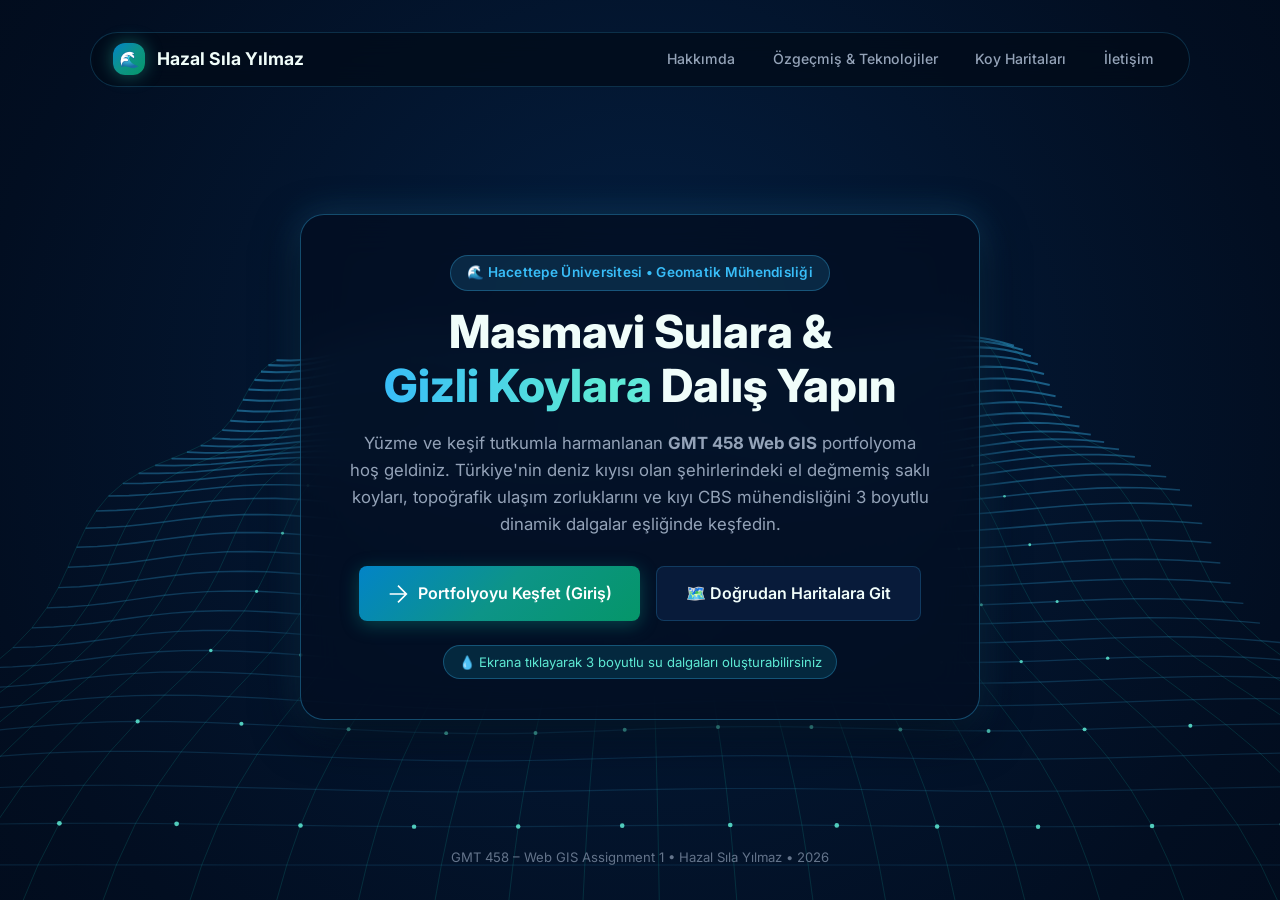
<file: index.html>
<!DOCTYPE html>
<html lang="tr">
<head>
  <meta charset="UTF-8">
  <meta name="viewport" content="width=device-width, initial-scale=1.0">
  <title>Hazal Sıla Yılmaz | 3D Kıyı Web GIS & Gizli Koylar Portfolyosu</title>
  <meta name="description" content="Hazal Sıla Yılmaz - Hacettepe Üniversitesi Geomatik Mühendisliği. 3 Boyutlu interaktif dalga simülasyonu, kıyı CBS ve Türkiye'nin gizli koyları web haritacılığı.">
  
  <!-- Google Fonts -->
  <link rel="preconnect" href="https://fonts.googleapis.com">
  <link rel="preconnect" href="https://fonts.gstatic.com" crossorigin>
  <link href="https://fonts.googleapis.com/css2?family=Fira+Code:wght@400;600&family=Inter:wght@300;400;500;600;700;800&display=swap" rel="stylesheet">
  
  <link rel="stylesheet" href="css/style.css">

  <style>
    /* Fullscreen 3D Ocean Waves Landing Layout */
    html, body {
      width: 100%;
      height: 100%;
      overflow: hidden;
      margin: 0;
      padding: 0;
      background: #010610;
    }

    #ocean3dCanvas {
      position: absolute;
      top: 0;
      left: 0;
      width: 100%;
      height: 100%;
      z-index: 1;
      display: block;
      cursor: crosshair;
    }

    .ocean-landing-overlay {
      position: relative;
      z-index: 10;
      width: 100%;
      height: 100%;
      display: flex;
      flex-direction: column;
      justify-content: space-between;
      align-items: center;
      padding: 2rem 1.5rem;
      pointer-events: none;
    }

    .ocean-landing-card {
      pointer-events: auto;
      background: rgba(3, 14, 32, 0.78);
      backdrop-filter: blur(20px);
      -webkit-backdrop-filter: blur(20px);
      border: 1px solid rgba(56, 189, 248, 0.35);
      border-radius: 24px;
      padding: 2.5rem 3rem;
      text-align: center;
      max-width: 680px;
      box-shadow: 0 15px 45px rgba(1, 6, 16, 0.8), 0 0 35px rgba(56, 189, 248, 0.25);
      animation: fadeInUp 1s ease-out;
    }

    .ripple-hint {
      display: inline-flex;
      align-items: center;
      gap: 0.5rem;
      font-size: 0.82rem;
      color: var(--sea-foam);
      background: rgba(14, 116, 144, 0.25);
      border: 1px solid rgba(56, 189, 248, 0.3);
      padding: 0.35rem 0.9rem;
      border-radius: 9999px;
      margin-top: 1.5rem;
      animation: pulseGlow 3s infinite;
    }

    @media (max-width: 768px) {
      .ocean-landing-card {
        padding: 2rem 1.5rem;
      }
      .hero-title {
        font-size: 2rem;
      }
    }
  </style>
</head>
<body>

  <!-- 3D Interactive Ocean Wave Canvas -->
  <canvas id="ocean3dCanvas"></canvas>

  <!-- Overlay Interface -->
  <div class="ocean-landing-overlay">
    <!-- Top Nav Pill -->
    <header style="pointer-events: auto; width: 100%; max-width: 1100px;">
      <div style="display: flex; justify-content: space-between; align-items: center; background: rgba(2, 11, 24, 0.75); backdrop-filter: blur(12px); border: 1px solid var(--border-ocean); border-radius: 50px; padding: 0.6rem 1.4rem;">
        <a href="index.html" class="site-logo" style="font-size: 1.1rem;">
          <div class="logo-icon" style="width: 32px; height: 32px; font-size: 1rem;">🌊</div>
          <span>Hazal Sıla Yılmaz</span>
        </a>

        <nav>
          <ul style="display: flex; list-style: none; gap: 0.75rem; margin: 0; padding: 0; align-items: center;">
            <li><a href="about.html" class="nav-link" style="padding: 0.35rem 0.8rem; font-size: 0.88rem;">Hakkımda</a></li>
            <li><a href="technologies.html" class="nav-link" style="padding: 0.35rem 0.8rem; font-size: 0.88rem;">Özgeçmiş & Teknolojiler</a></li>
            <li><a href="projects.html" class="nav-link" style="padding: 0.35rem 0.8rem; font-size: 0.88rem;">Koy Haritaları</a></li>
            <li><a href="contact.html" class="nav-link" style="padding: 0.35rem 0.8rem; font-size: 0.88rem;">İletişim</a></li>
          </ul>
        </nav>
      </div>
    </header>

    <!-- Center Hero Glass Card -->
    <main class="ocean-landing-card animate-marine-glow">
      <div style="margin-bottom: 0.85rem;">
        <span class="badge badge-cyan" style="font-size: 0.85rem; padding: 0.4rem 1rem;">
          🌊 Hacettepe Üniversitesi • Geomatik Mühendisliği
        </span>
      </div>

      <h1 class="hero-title" style="margin-bottom: 1rem;">
        Masmavi Sulara & <span class="gradient-text">Gizli Koylara</span> Dalış Yapın
      </h1>

      <p style="color: var(--text-secondary); font-size: 1.05rem; line-height: 1.6; margin-bottom: 1.8rem;">
        Yüzme ve keşif tutkumla harmanlanan <strong>GMT 458 Web GIS</strong> portfolyoma hoş geldiniz. 
        Türkiye'nin deniz kıyısı olan şehirlerindeki el değmemiş saklı koyları, topoğrafik ulaşım zorluklarını ve 
        kıyı CBS mühendisliğini 3 boyutlu dinamik dalgalar eşliğinde keşfedin.
      </p>

      <div style="display: flex; justify-content: center; gap: 1rem; flex-wrap: wrap;">
        <a href="about.html" class="btn btn-primary" style="font-size: 1rem; padding: 0.85rem 1.8rem;">
          <svg width="20" height="20" viewBox="0 0 24 24" fill="none" stroke="currentColor" stroke-width="2">
            <path d="M2 12h20M12 2l10 10-10 10"></path>
          </svg>
          Portfolyoyu Keşfet (Giriş)
        </a>
        <a href="projects.html" class="btn btn-secondary" style="font-size: 1rem; padding: 0.85rem 1.8rem;">
          🗺️ Doğrudan Haritalara Git
        </a>
      </div>

      <div class="ripple-hint">
        <span>💧 Ekrana tıklayarak 3 boyutlu su dalgaları oluşturabilirsiniz</span>
      </div>
    </main>

    <!-- Bottom Indicator -->
    <footer style="color: var(--text-muted); font-size: 0.82rem; text-align: center;">
      GMT 458 – Web GIS Assignment 1 • Hazal Sıla Yılmaz • 2026
    </footer>
  </div>

  <script src="js/ocean-waves-3d.js"></script>
</body>
</html>
</file>
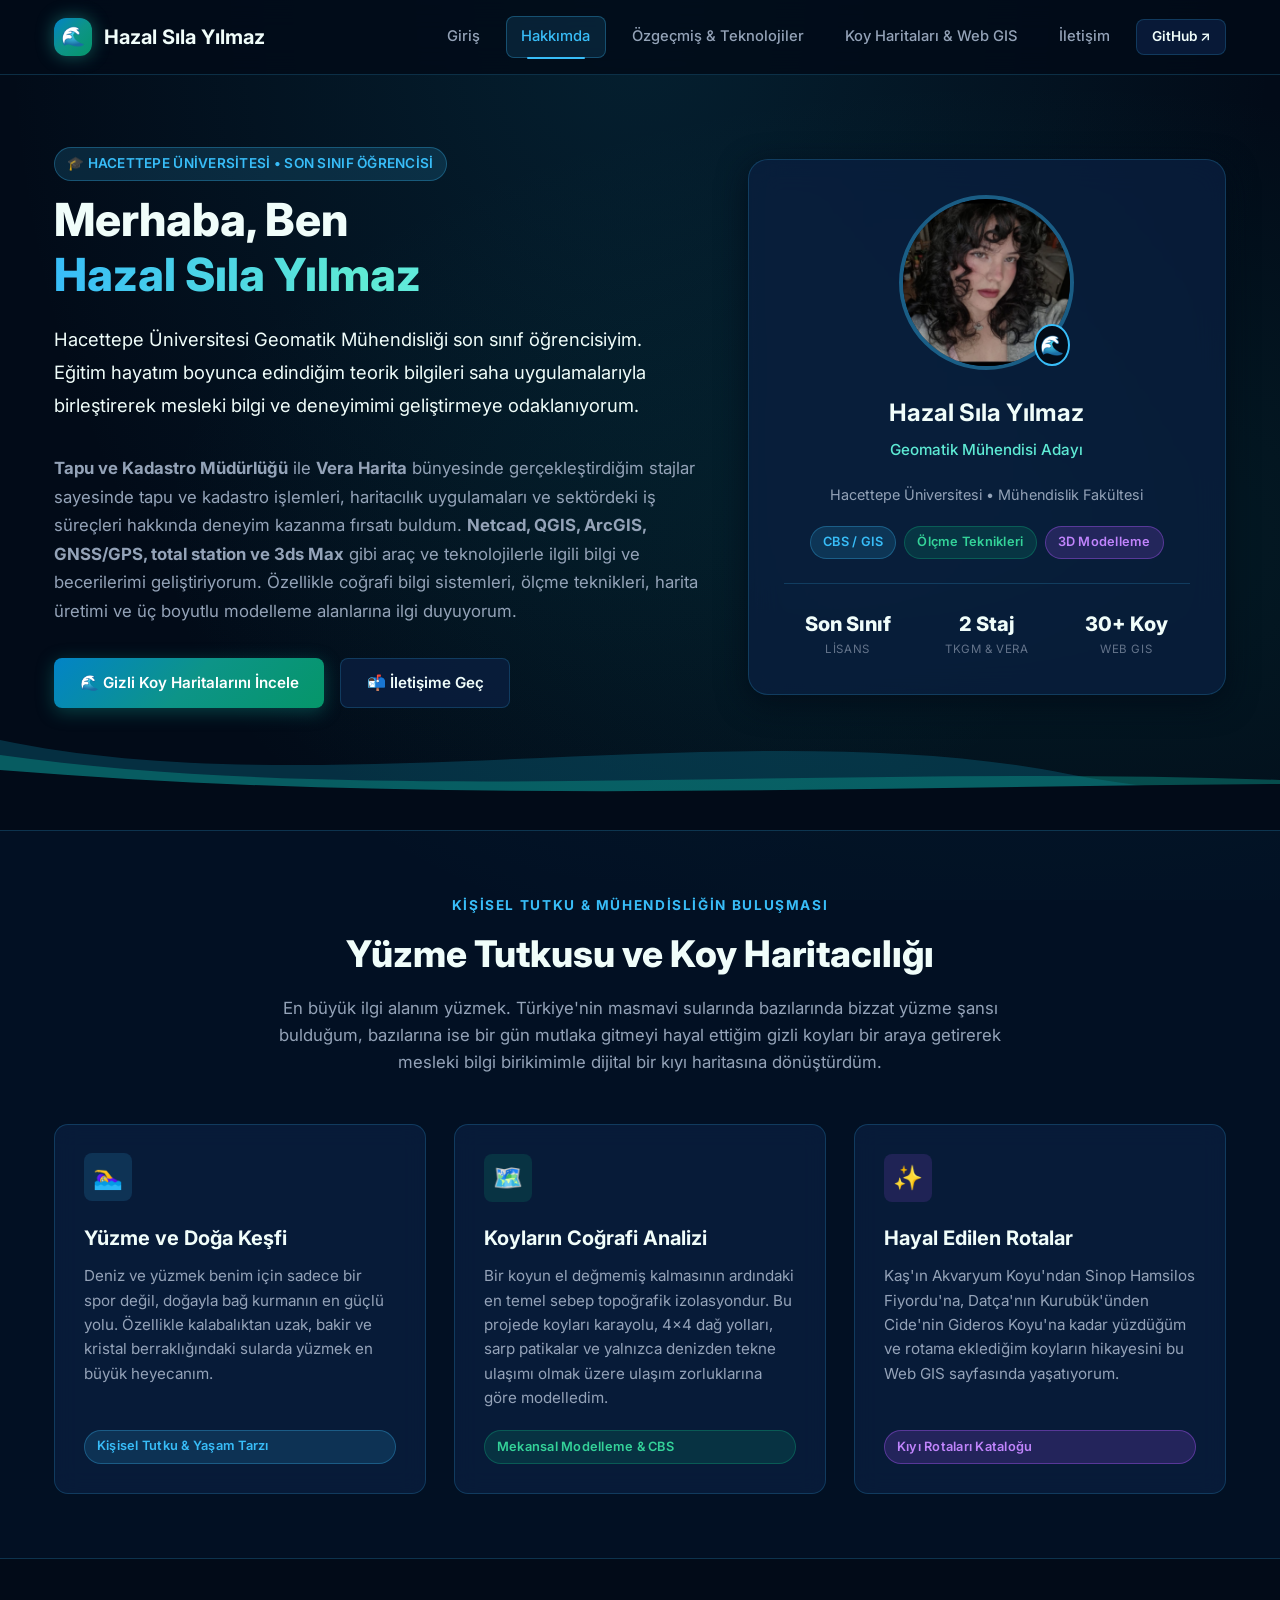
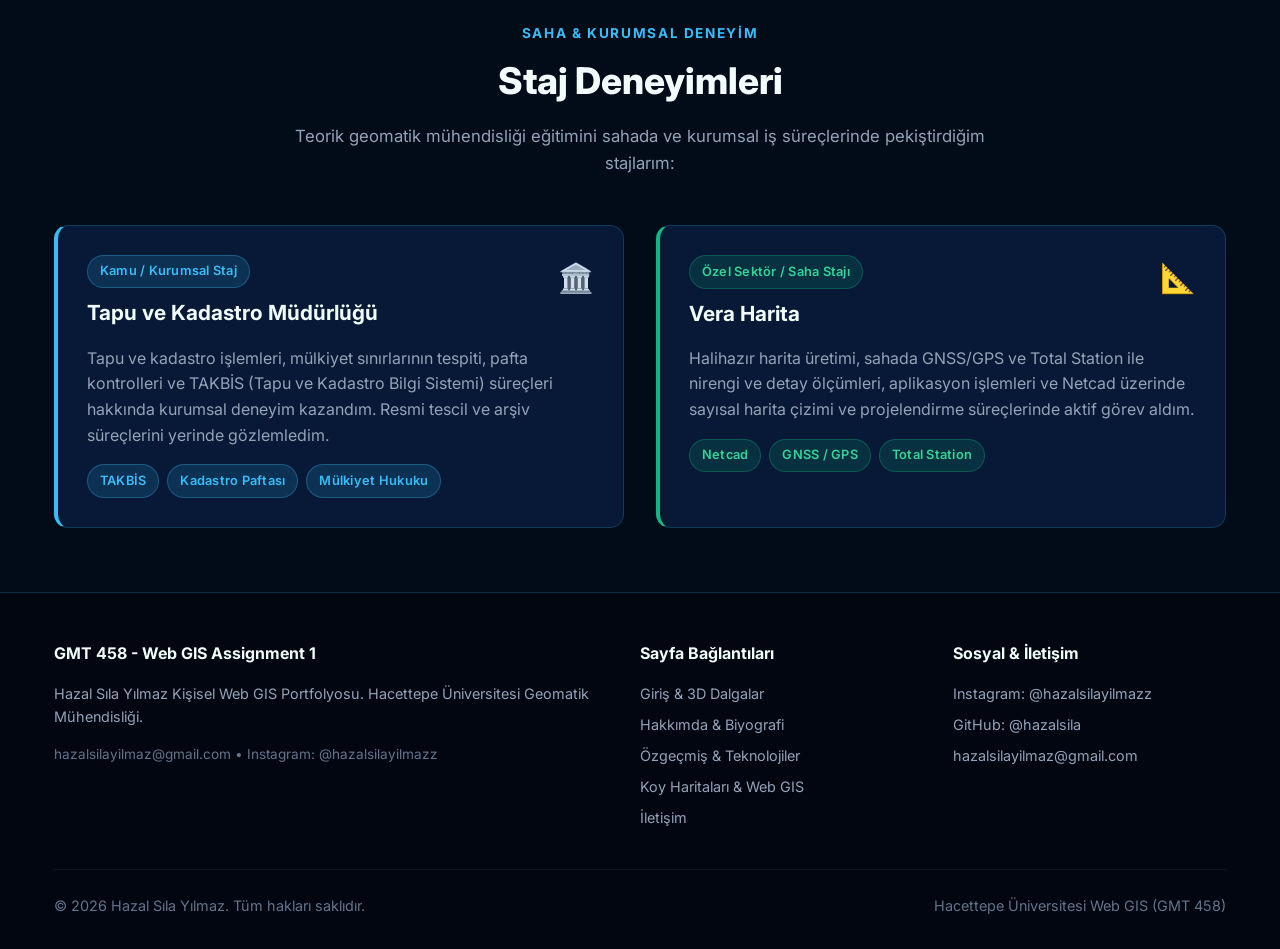
<file: about.html>
<!DOCTYPE html>
<html lang="tr">
<head>
  <meta charset="UTF-8">
  <meta name="viewport" content="width=device-width, initial-scale=1.0">
  <title>Hakkımda | Hazal Sıla Yılmaz - Geomatik Mühendisliği</title>
  <meta name="description" content="Hazal Sıla Yılmaz - Hacettepe Üniversitesi Geomatik Mühendisliği son sınıf öğrencisi. Biyografi, staj deneyimleri, yüzme tutkusu ve haritacılık çalışmaları.">
  
  <!-- Google Fonts & Stylesheet -->
  <link rel="preconnect" href="https://fonts.googleapis.com">
  <link rel="preconnect" href="https://fonts.gstatic.com" crossorigin>
  <link href="https://fonts.googleapis.com/css2?family=Fira+Code:wght@400;600&family=Inter:wght@300;400;500;600;700;800&display=swap" rel="stylesheet">
  <link rel="stylesheet" href="css/style.css">
</head>
<body>

  <!-- Site Header & Navigation -->
  <header class="site-header">
    <div class="nav-container">
      <a href="index.html" class="site-logo">
        <div class="logo-icon">🌊</div>
        <span>Hazal Sıla Yılmaz</span>
      </a>

      <button class="nav-toggle-btn" aria-label="Menüyü Aç/Kapat">
        <svg width="24" height="24" viewBox="0 0 24 24" fill="none" stroke="currentColor" stroke-width="2">
          <line x1="3" y1="12" x2="21" y2="12"></line>
          <line x1="3" y1="6" x2="21" y2="6"></line>
          <line x1="3" y1="18" x2="21" y2="18"></line>
        </svg>
      </button>

      <ul class="nav-menu">
        <li><a href="index.html" class="nav-link">Giriş</a></li>
        <li><a href="about.html" class="nav-link active">Hakkımda</a></li>
        <li><a href="technologies.html" class="nav-link">Özgeçmiş & Teknolojiler</a></li>
        <li><a href="projects.html" class="nav-link">Koy Haritaları & Web GIS</a></li>
        <li><a href="contact.html" class="nav-link">İletişim</a></li>
        <li><a href="https://github.com/hazalsila" target="_blank" rel="noopener" class="btn btn-secondary" style="padding: 0.4rem 0.9rem; font-size: 0.85rem;">GitHub ↗</a></li>
      </ul>
    </div>
  </header>

  <!-- Main Content -->
  <main>
    <!-- Hero / Profile Section with User Photo -->
    <section class="hero-section">
      <div class="container hero-grid">
        <div class="hero-content">
          <div class="hero-subtitle">
            <span class="badge badge-cyan" style="font-size: 0.85rem;">
              🎓 Hacettepe Üniversitesi • Son Sınıf Öğrencisi
            </span>
          </div>

          <h1 class="hero-title">
            Merhaba, Ben <span class="gradient-text">Hazal Sıla Yılmaz</span>
          </h1>

          <p class="hero-description" style="font-size: 1.15rem; color: #f0fdfa; line-height: 1.8;">
            Hacettepe Üniversitesi Geomatik Mühendisliği son sınıf öğrencisiyim. Eğitim hayatım boyunca edindiğim teorik bilgileri 
            saha uygulamalarıyla birleştirerek mesleki bilgi ve deneyimimi geliştirmeye odaklanıyorum.
          </p>

          <p style="color: var(--text-secondary); font-size: 1.05rem; line-height: 1.7; margin-bottom: 2rem;">
            <strong>Tapu ve Kadastro Müdürlüğü</strong> ile <strong>Vera Harita</strong> bünyesinde gerçekleştirdiğim stajlar sayesinde 
            tapu ve kadastro işlemleri, haritacılık uygulamaları ve sektördeki iş süreçleri hakkında deneyim kazanma fırsatı buldum. 
            <strong>Netcad, QGIS, ArcGIS, GNSS/GPS, total station ve 3ds Max</strong> gibi araç ve teknolojilerle ilgili bilgi ve 
            becerilerimi geliştiriyorum. Özellikle coğrafi bilgi sistemleri, ölçme teknikleri, harita üretimi ve üç boyutlu modelleme 
            alanlarına ilgi duyuyorum.
          </p>

          <div class="hero-actions">
            <a href="projects.html" class="btn btn-primary">
              🌊 Gizli Koy Haritalarını İncele
            </a>
            <a href="contact.html" class="btn btn-secondary">
              📬 İletişime Geç
            </a>
          </div>
        </div>

        <!-- Real Profile Card with Hazal's Photo -->
        <div class="profile-card animate-marine-glow">
          <div class="profile-avatar-wrapper animate-float" style="width: 175px; height: 175px;">
            <img src="images/hazal.jpg" alt="Hazal Sıla Yılmaz" class="profile-avatar" style="object-position: center top;">
            <div class="avatar-badge" style="background: var(--bg-deep-ocean); border: 2px solid var(--sea-cyan);">🌊</div>
          </div>
          <h2 class="profile-name">Hazal Sıla Yılmaz</h2>
          <div class="profile-role">Geomatik Mühendisi Adayı</div>
          <p style="font-size: 0.9rem; color: var(--text-secondary); margin-bottom: 1.25rem;">
            Hacettepe Üniversitesi • Mühendislik Fakültesi
          </p>

          <div style="display: flex; justify-content: center; gap: 0.5rem; flex-wrap: wrap; margin-bottom: 1.5rem;">
            <span class="badge badge-cyan">CBS / GIS</span>
            <span class="badge badge-emerald">Ölçme Teknikleri</span>
            <span class="badge badge-boat">3D Modelleme</span>
          </div>

          <div class="profile-stats-grid">
            <div class="stat-item">
              <div class="stat-value">Son Sınıf</div>
              <div class="stat-label">Lisans</div>
            </div>
            <div class="stat-item">
              <div class="stat-value">2 Staj</div>
              <div class="stat-label">TKGM & Vera</div>
            </div>
            <div class="stat-item">
              <div class="stat-value">30+ Koy</div>
              <div class="stat-label">Web GIS</div>
            </div>
          </div>
        </div>
      </div>
    </section>

    <!-- Dalga Animasyonu Bölümü -->
    <div class="wave-container" aria-hidden="true">
      <svg class="wave-svg wave-1" viewBox="0 0 1200 120" preserveAspectRatio="none">
        <path d="M0,0 C150,90 350,-40 500,45 C650,130 900,10 1200,50 L1200,120 L0,120 Z"></path>
      </svg>
      <svg class="wave-svg wave-2" viewBox="0 0 1200 120" preserveAspectRatio="none">
        <path d="M0,20 C200,100 450,10 700,70 C950,130 1100,30 1200,60 L1200,120 L0,120 Z"></path>
      </svg>
      <svg class="wave-svg wave-3" viewBox="0 0 1200 120" preserveAspectRatio="none">
        <path d="M0,40 C300,110 600,20 900,80 C1050,110 1150,50 1200,70 L1200,120 L0,120 Z"></path>
      </svg>
    </div>

    <!-- Tutku: Yüzme & Gizli Koy Keşfi Bölümü -->
    <section class="section section-alt">
      <div class="container">
        <div class="section-header">
          <div class="section-kicker">Kişisel Tutku & Mühendisliğin Buluşması</div>
          <h2 class="section-title">Yüzme Tutkusu ve Koy Haritacılığı</h2>
          <p class="section-desc">
            En büyük ilgi alanım yüzmek. Türkiye'nin masmavi sularında bazılarında bizzat yüzme şansı bulduğum, 
            bazılarına ise bir gün mutlaka gitmeyi hayal ettiğim gizli koyları bir araya getirerek 
            mesleki bilgi birikimimle dijital bir kıyı haritasına dönüştürdüm.
          </p>
        </div>

        <div class="cards-grid">
          <!-- Kart 1 -->
          <div class="card">
            <div class="card-icon" style="background: rgba(56, 189, 248, 0.15); color: var(--sea-cyan);">🏊‍♀️</div>
            <h3 class="card-title">Yüzme ve Doğa Keşfi</h3>
            <p class="card-text">
              Deniz ve yüzmek benim için sadece bir spor değil, doğayla bağ kurmanın en güçlü yolu. 
              Özellikle kalabalıktan uzak, bakir ve kristal berraklığındaki sularda yüzmek en büyük heyecanım.
            </p>
            <span class="badge badge-cyan">Kişisel Tutku & Yaşam Tarzı</span>
          </div>

          <!-- Kart 2 -->
          <div class="card">
            <div class="card-icon" style="background: rgba(16, 185, 129, 0.15); color: var(--sea-emerald);">🗺️</div>
            <h3 class="card-title">Koyların Coğrafi Analizi</h3>
            <p class="card-text">
              Bir koyun el değmemiş kalmasının ardındaki en temel sebep topoğrafik izolasyondur. 
              Bu projede koyları karayolu, 4x4 dağ yolları, sarp patikalar ve yalnızca denizden tekne ulaşımı 
              olmak üzere ulaşım zorluklarına göre modelledim.
            </p>
            <span class="badge badge-emerald">Mekansal Modelleme & CBS</span>
          </div>

          <!-- Kart 3 -->
          <div class="card">
            <div class="card-icon" style="background: rgba(168, 85, 247, 0.15); color: var(--diff-boat);">✨</div>
            <h3 class="card-title">Hayal Edilen Rotalar</h3>
            <p class="card-text">
              Kaş'ın Akvaryum Koyu'ndan Sinop Hamsilos Fiyordu'na, Datça'nın Kurubük'ünden Cide'nin Gideros Koyu'na 
              kadar yüzdüğüm ve rotama eklediğim koyların hikayesini bu Web GIS sayfasında yaşatıyorum.
            </p>
            <span class="badge badge-boat">Kıyı Rotaları Kataloğu</span>
          </div>
        </div>
      </div>
    </section>

    <!-- Staj ve Mesleki Deneyim Bölümü -->
    <section class="section">
      <div class="container">
        <div class="section-header">
          <div class="section-kicker">Saha & Kurumsal Deneyim</div>
          <h2 class="section-title">Staj Deneyimleri</h2>
          <p class="section-desc">
            Teorik geomatik mühendisliği eğitimini sahada ve kurumsal iş süreçlerinde pekiştirdiğim stajlarım:
          </p>
        </div>

        <div style="display: grid; grid-template-columns: repeat(auto-fit, minmax(360px, 1fr)); gap: 2rem;">
          <!-- Staj 1: Tapu ve Kadastro Müdürlüğü -->
          <div class="card" style="border-left: 4px solid var(--sea-cyan);">
            <div style="display: flex; justify-content: space-between; align-items: flex-start; margin-bottom: 1rem;">
              <div>
                <span class="badge badge-cyan" style="margin-bottom: 0.5rem;">Kamu / Kurumsal Staj</span>
                <h3 style="font-size: 1.3rem; font-weight: 700; color: #f0fdfa;">Tapu ve Kadastro Müdürlüğü</h3>
              </div>
              <span style="font-size: 1.8rem;">🏛️</span>
            </div>
            <p style="color: var(--text-secondary); line-height: 1.6; margin-bottom: 1rem;">
              Tapu ve kadastro işlemleri, mülkiyet sınırlarının tespiti, pafta kontrolleri ve TAKBİS 
              (Tapu ve Kadastro Bilgi Sistemi) süreçleri hakkında kurumsal deneyim kazandım. 
              Resmi tescil ve arşiv süreçlerini yerinde gözlemledim.
            </p>
            <div style="display: flex; gap: 0.5rem; flex-wrap: wrap;">
              <span class="badge badge-cyan">TAKBİS</span>
              <span class="badge badge-cyan">Kadastro Paftası</span>
              <span class="badge badge-cyan">Mülkiyet Hukuku</span>
            </div>
          </div>

          <!-- Staj 2: Vera Harita -->
          <div class="card" style="border-left: 4px solid var(--sea-emerald);">
            <div style="display: flex; justify-content: space-between; align-items: flex-start; margin-bottom: 1rem;">
              <div>
                <span class="badge badge-emerald" style="margin-bottom: 0.5rem;">Özel Sektör / Saha Stajı</span>
                <h3 style="font-size: 1.3rem; font-weight: 700; color: #f0fdfa;">Vera Harita</h3>
              </div>
              <span style="font-size: 1.8rem;">📐</span>
            </div>
            <p style="color: var(--text-secondary); line-height: 1.6; margin-bottom: 1rem;">
              Halihazır harita üretimi, sahada GNSS/GPS ve Total Station ile nirengi ve detay ölçümleri, 
              aplikasyon işlemleri ve Netcad üzerinde sayısal harita çizimi ve projelendirme süreçlerinde aktif görev aldım.
            </p>
            <div style="display: flex; gap: 0.5rem; flex-wrap: wrap;">
              <span class="badge badge-emerald">Netcad</span>
              <span class="badge badge-emerald">GNSS / GPS</span>
              <span class="badge badge-emerald">Total Station</span>
            </div>
          </div>
        </div>
      </div>
    </section>
  </main>

  <!-- Site Footer -->
  <footer class="site-footer">
    <div class="container">
      <div class="footer-grid">
        <div>
          <div class="footer-heading">GMT 458 - Web GIS Assignment 1</div>
          <p style="margin-bottom: 1rem; color: var(--text-secondary);">
            Hazal Sıla Yılmaz Kişisel Web GIS Portfolyosu. Hacettepe Üniversitesi Geomatik Mühendisliği.
          </p>
          <p style="font-size: 0.85rem; color: var(--text-muted);">
            hazalsilayilmaz@gmail.com • Instagram: @hazalsilayilmazz
          </p>
        </div>

        <div>
          <div class="footer-heading">Sayfa Bağlantıları</div>
          <ul class="footer-links">
            <li><a href="index.html">Giriş & 3D Dalgalar</a></li>
            <li><a href="about.html">Hakkımda & Biyografi</a></li>
            <li><a href="technologies.html">Özgeçmiş & Teknolojiler</a></li>
            <li><a href="projects.html">Koy Haritaları & Web GIS</a></li>
            <li><a href="contact.html">İletişim</a></li>
          </ul>
        </div>

        <div>
          <div class="footer-heading">Sosyal & İletişim</div>
          <ul class="footer-links">
            <li><a href="https://instagram.com/hazalsilayilmazz" target="_blank" rel="noopener">Instagram: @hazalsilayilmazz</a></li>
            <li><a href="https://github.com/hazalsila" target="_blank" rel="noopener">GitHub: @hazalsila</a></li>
            <li><a href="mailto:hazalsilayilmaz@gmail.com">hazalsilayilmaz@gmail.com</a></li>
          </ul>
        </div>
      </div>

      <div class="footer-bottom">
        <div>&copy; 2026 Hazal Sıla Yılmaz. Tüm hakları saklıdır.</div>
        <div>Hacettepe Üniversitesi Web GIS (GMT 458)</div>
      </div>
    </div>
  </footer>

  <script src="js/main.js"></script>
</body>
</html>
</file>
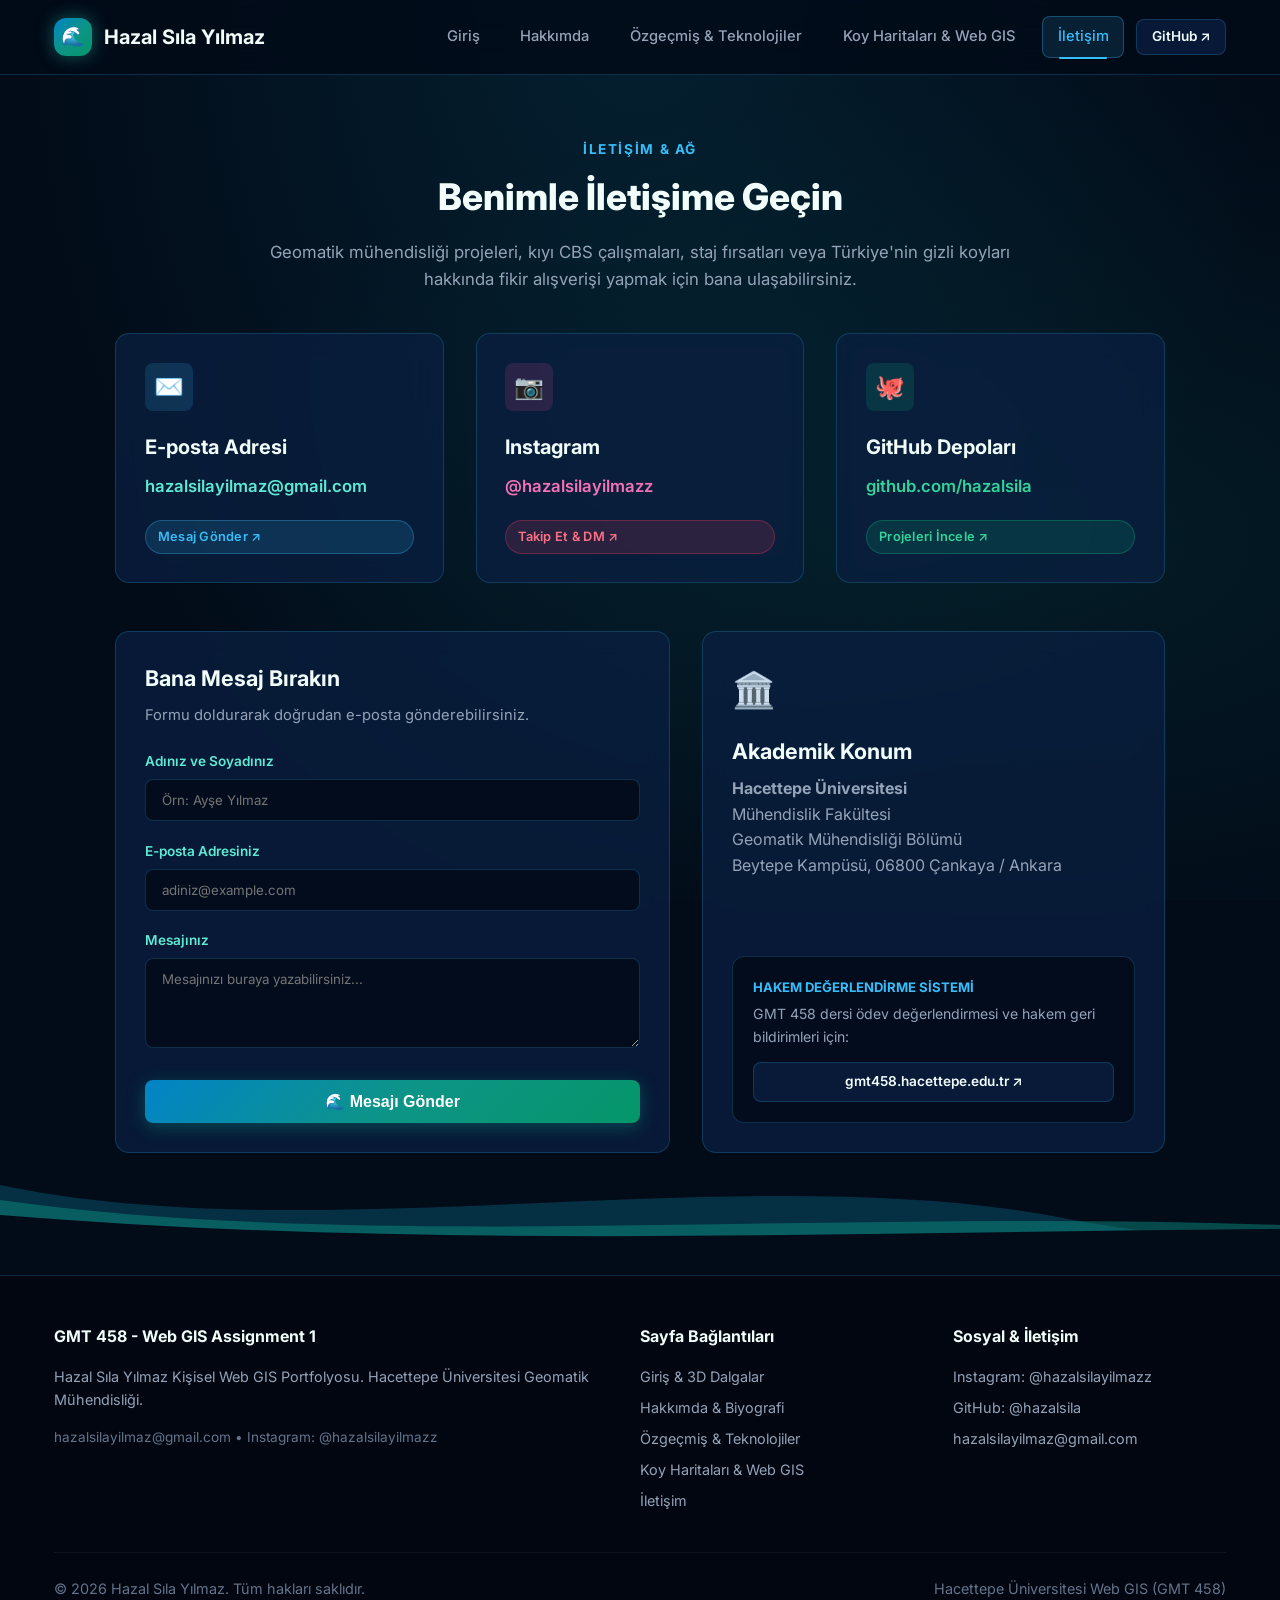
<file: contact.html>
<!DOCTYPE html>
<html lang="tr">
<head>
  <meta charset="UTF-8">
  <meta name="viewport" content="width=device-width, initial-scale=1.0">
  <title>İletişim | Hazal Sıla Yılmaz - GMT 458 Web GIS</title>
  <meta name="description" content="Hazal Sıla Yılmaz ile iletişime geçin. E-posta: hazalsilayilmaz@gmail.com, Instagram: @hazalsilayilmazz, GitHub: @hazalsila.">
  
  <!-- Google Fonts & Stylesheet -->
  <link rel="preconnect" href="https://fonts.googleapis.com">
  <link rel="preconnect" href="https://fonts.gstatic.com" crossorigin>
  <link href="https://fonts.googleapis.com/css2?family=Fira+Code:wght@400;600&family=Inter:wght@300;400;500;600;700;800&display=swap" rel="stylesheet">
  <link rel="stylesheet" href="css/style.css">
</head>
<body>

  <!-- Site Header & Navigation -->
  <header class="site-header">
    <div class="nav-container">
      <a href="index.html" class="site-logo">
        <div class="logo-icon">🌊</div>
        <span>Hazal Sıla Yılmaz</span>
      </a>

      <button class="nav-toggle-btn" aria-label="Menüyü Aç/Kapat">
        <svg width="24" height="24" viewBox="0 0 24 24" fill="none" stroke="currentColor" stroke-width="2">
          <line x1="3" y1="12" x2="21" y2="12"></line>
          <line x1="3" y1="6" x2="21" y2="6"></line>
          <line x1="3" y1="18" x2="21" y2="18"></line>
        </svg>
      </button>

      <ul class="nav-menu">
        <li><a href="index.html" class="nav-link">Giriş</a></li>
        <li><a href="about.html" class="nav-link">Hakkımda</a></li>
        <li><a href="technologies.html" class="nav-link">Özgeçmiş & Teknolojiler</a></li>
        <li><a href="projects.html" class="nav-link">Koy Haritaları & Web GIS</a></li>
        <li><a href="contact.html" class="nav-link active">İletişim</a></li>
        <li><a href="https://github.com/hazalsila" target="_blank" rel="noopener" class="btn btn-secondary" style="padding: 0.4rem 0.9rem; font-size: 0.85rem;">GitHub ↗</a></li>
      </ul>
    </div>
  </header>

  <!-- Main Content -->
  <main>
    <!-- Section Header -->
    <section class="section" style="padding-bottom: 2rem;">
      <div class="container">
        <div class="section-header" style="margin-bottom: 2.5rem;">
          <div class="section-kicker">İletişim & Ağ</div>
          <h1 class="section-title">Benimle İletişime Geçin</h1>
          <p class="section-desc">
            Geomatik mühendisliği projeleri, kıyı CBS çalışmaları, staj fırsatları veya 
            Türkiye'nin gizli koyları hakkında fikir alışverişi yapmak için bana ulaşabilirsiniz.
          </p>
        </div>

        <div style="display: grid; grid-template-columns: repeat(auto-fit, minmax(320px, 1fr)); gap: 2rem; max-width: 1050px; margin: 0 auto 3rem;">
          <!-- Kart 1: E-posta -->
          <a href="mailto:hazalsilayilmaz@gmail.com" class="card animate-marine-glow" style="text-decoration: none; color: inherit;">
            <div class="card-icon" style="color: var(--sea-cyan); background: rgba(56, 189, 248, 0.15);">✉️</div>
            <h3 class="card-title">E-posta Adresi</h3>
            <p class="card-text" style="color: var(--sea-foam); font-size: 1.05rem; font-weight: 600;">
              hazalsilayilmaz@gmail.com
            </p>
            <span class="badge badge-cyan">Mesaj Gönder ↗</span>
          </a>

          <!-- Kart 2: Instagram -->
          <a href="https://instagram.com/hazalsilayilmazz" target="_blank" rel="noopener" class="card" style="text-decoration: none; color: inherit;">
            <div class="card-icon" style="color: #ec4899; background: rgba(236, 72, 153, 0.15);">📷</div>
            <h3 class="card-title">Instagram</h3>
            <p class="card-text" style="color: #f472b6; font-size: 1.05rem; font-weight: 600;">
              @hazalsilayilmazz
            </p>
            <span class="badge badge-rose">Takip Et & DM ↗</span>
          </a>

          <!-- Kart 3: GitHub -->
          <a href="https://github.com/hazalsila" target="_blank" rel="noopener" class="card" style="text-decoration: none; color: inherit;">
            <div class="card-icon" style="color: var(--sea-emerald); background: rgba(16, 185, 129, 0.15);">🐙</div>
            <h3 class="card-title">GitHub Depoları</h3>
            <p class="card-text" style="color: #34d399; font-size: 1.05rem; font-weight: 600;">
              github.com/hazalsila
            </p>
            <span class="badge badge-emerald">Projeleri İncele ↗</span>
          </a>
        </div>

        <!-- İletişim Formu ve Üniversite Konumu -->
        <div style="display: grid; grid-template-columns: 1.2fr 1fr; gap: 2rem; max-width: 1050px; margin: 0 auto;">
          <!-- Form -->
          <div class="card">
            <h3 style="font-size: 1.35rem; font-weight: 700; margin-bottom: 0.5rem; color: #f0fdfa;">
              Bana Mesaj Bırakın
            </h3>
            <p style="color: var(--text-secondary); font-size: 0.92rem; margin-bottom: 1.5rem;">
              Formu doldurarak doğrudan e-posta gönderebilirsiniz.
            </p>

            <form onsubmit="event.preventDefault(); alert('Mesajınız başarıyla iletildi! En kısa sürede dönüş yapacağım.');">
              <div style="margin-bottom: 1.2rem;">
                <label style="display: block; font-size: 0.85rem; font-weight: 600; color: var(--sea-foam); margin-bottom: 0.4rem;">
                  Adınız ve Soyadınız
                </label>
                <input type="text" required placeholder="Örn: Ayşe Yılmaz" style="width: 100%; padding: 0.75rem 1rem; background: rgba(2, 11, 24, 0.8); border: 1px solid var(--border-ocean); border-radius: 8px; color: #fff; font-family: inherit;">
              </div>

              <div style="margin-bottom: 1.2rem;">
                <label style="display: block; font-size: 0.85rem; font-weight: 600; color: var(--sea-foam); margin-bottom: 0.4rem;">
                  E-posta Adresiniz
                </label>
                <input type="email" required placeholder="adiniz@example.com" style="width: 100%; padding: 0.75rem 1rem; background: rgba(2, 11, 24, 0.8); border: 1px solid var(--border-ocean); border-radius: 8px; color: #fff; font-family: inherit;">
              </div>

              <div style="margin-bottom: 1.5rem;">
                <label style="display: block; font-size: 0.85rem; font-weight: 600; color: var(--sea-foam); margin-bottom: 0.4rem;">
                  Mesajınız
                </label>
                <textarea rows="4" required placeholder="Mesajınızı buraya yazabilirsiniz..." style="width: 100%; padding: 0.75rem 1rem; background: rgba(2, 11, 24, 0.8); border: 1px solid var(--border-ocean); border-radius: 8px; color: #fff; font-family: inherit; resize: vertical;"></textarea>
              </div>

              <button type="submit" class="btn btn-primary" style="width: 100%; justify-content: center; font-size: 1rem;">
                🌊 Mesajı Gönder
              </button>
            </form>
          </div>

          <!-- Akademik Konum Kartı -->
          <div class="card" style="display: flex; flex-direction: column; justify-content: space-between;">
            <div>
              <div style="font-size: 2.2rem; margin-bottom: 1rem;">🏛️</div>
              <h3 style="font-size: 1.35rem; font-weight: 700; color: #f0fdfa; margin-bottom: 0.5rem;">
                Akademik Konum
              </h3>
              <p style="color: var(--text-secondary); line-height: 1.6; margin-bottom: 1.5rem;">
                <strong>Hacettepe Üniversitesi</strong><br>
                Mühendislik Fakültesi<br>
                Geomatik Mühendisliği Bölümü<br>
                Beytepe Kampüsü, 06800 Çankaya / Ankara
              </p>
            </div>

            <div style="background: rgba(2, 11, 24, 0.8); border: 1px solid var(--border-ocean); border-radius: 12px; padding: 1.25rem;">
              <div style="font-size: 0.82rem; font-weight: 700; text-transform: uppercase; color: var(--sea-cyan); margin-bottom: 0.35rem;">
                Hakem Değerlendirme Sistemi
              </div>
              <p style="font-size: 0.88rem; color: var(--text-secondary); margin-bottom: 0.85rem;">
                GMT 458 dersi ödev değerlendirmesi ve hakem geri bildirimleri için:
              </p>
              <a href="https://gmt458.hacettepe.edu.tr/" target="_blank" rel="noopener" class="btn btn-secondary" style="width: 100%; justify-content: center; font-size: 0.85rem; padding: 0.5rem 1rem;">
                gmt458.hacettepe.edu.tr ↗
              </a>
            </div>
          </div>
        </div>
      </div>
    </section>

    <!-- Dalga Animasyonu Bölümü -->
    <div class="wave-container" aria-hidden="true">
      <svg class="wave-svg wave-1" viewBox="0 0 1200 120" preserveAspectRatio="none">
        <path d="M0,0 C150,90 350,-40 500,45 C650,130 900,10 1200,50 L1200,120 L0,120 Z"></path>
      </svg>
      <svg class="wave-svg wave-2" viewBox="0 0 1200 120" preserveAspectRatio="none">
        <path d="M0,20 C200,100 450,10 700,70 C950,130 1100,30 1200,60 L1200,120 L0,120 Z"></path>
      </svg>
      <svg class="wave-svg wave-3" viewBox="0 0 1200 120" preserveAspectRatio="none">
        <path d="M0,40 C300,110 600,20 900,80 C1050,110 1150,50 1200,70 L1200,120 L0,120 Z"></path>
      </svg>
    </div>
  </main>

  <!-- Site Footer -->
  <footer class="site-footer">
    <div class="container">
      <div class="footer-grid">
        <div>
          <div class="footer-heading">GMT 458 - Web GIS Assignment 1</div>
          <p style="margin-bottom: 1rem; color: var(--text-secondary);">
            Hazal Sıla Yılmaz Kişisel Web GIS Portfolyosu. Hacettepe Üniversitesi Geomatik Mühendisliği.
          </p>
          <p style="font-size: 0.85rem; color: var(--text-muted);">
            hazalsilayilmaz@gmail.com • Instagram: @hazalsilayilmazz
          </p>
        </div>

        <div>
          <div class="footer-heading">Sayfa Bağlantıları</div>
          <ul class="footer-links">
            <li><a href="index.html">Giriş & 3D Dalgalar</a></li>
            <li><a href="about.html">Hakkımda & Biyografi</a></li>
            <li><a href="technologies.html">Özgeçmiş & Teknolojiler</a></li>
            <li><a href="projects.html">Koy Haritaları & Web GIS</a></li>
            <li><a href="contact.html">İletişim</a></li>
          </ul>
        </div>

        <div>
          <div class="footer-heading">Sosyal & İletişim</div>
          <ul class="footer-links">
            <li><a href="https://instagram.com/hazalsilayilmazz" target="_blank" rel="noopener">Instagram: @hazalsilayilmazz</a></li>
            <li><a href="https://github.com/hazalsila" target="_blank" rel="noopener">GitHub: @hazalsila</a></li>
            <li><a href="mailto:hazalsilayilmaz@gmail.com">hazalsilayilmaz@gmail.com</a></li>
          </ul>
        </div>
      </div>

      <div class="footer-bottom">
        <div>&copy; 2026 Hazal Sıla Yılmaz. Tüm hakları saklıdır.</div>
        <div>Hacettepe Üniversitesi Web GIS (GMT 458)</div>
      </div>
    </div>
  </footer>

  <script src="js/main.js"></script>
</body>
</html>
</file>
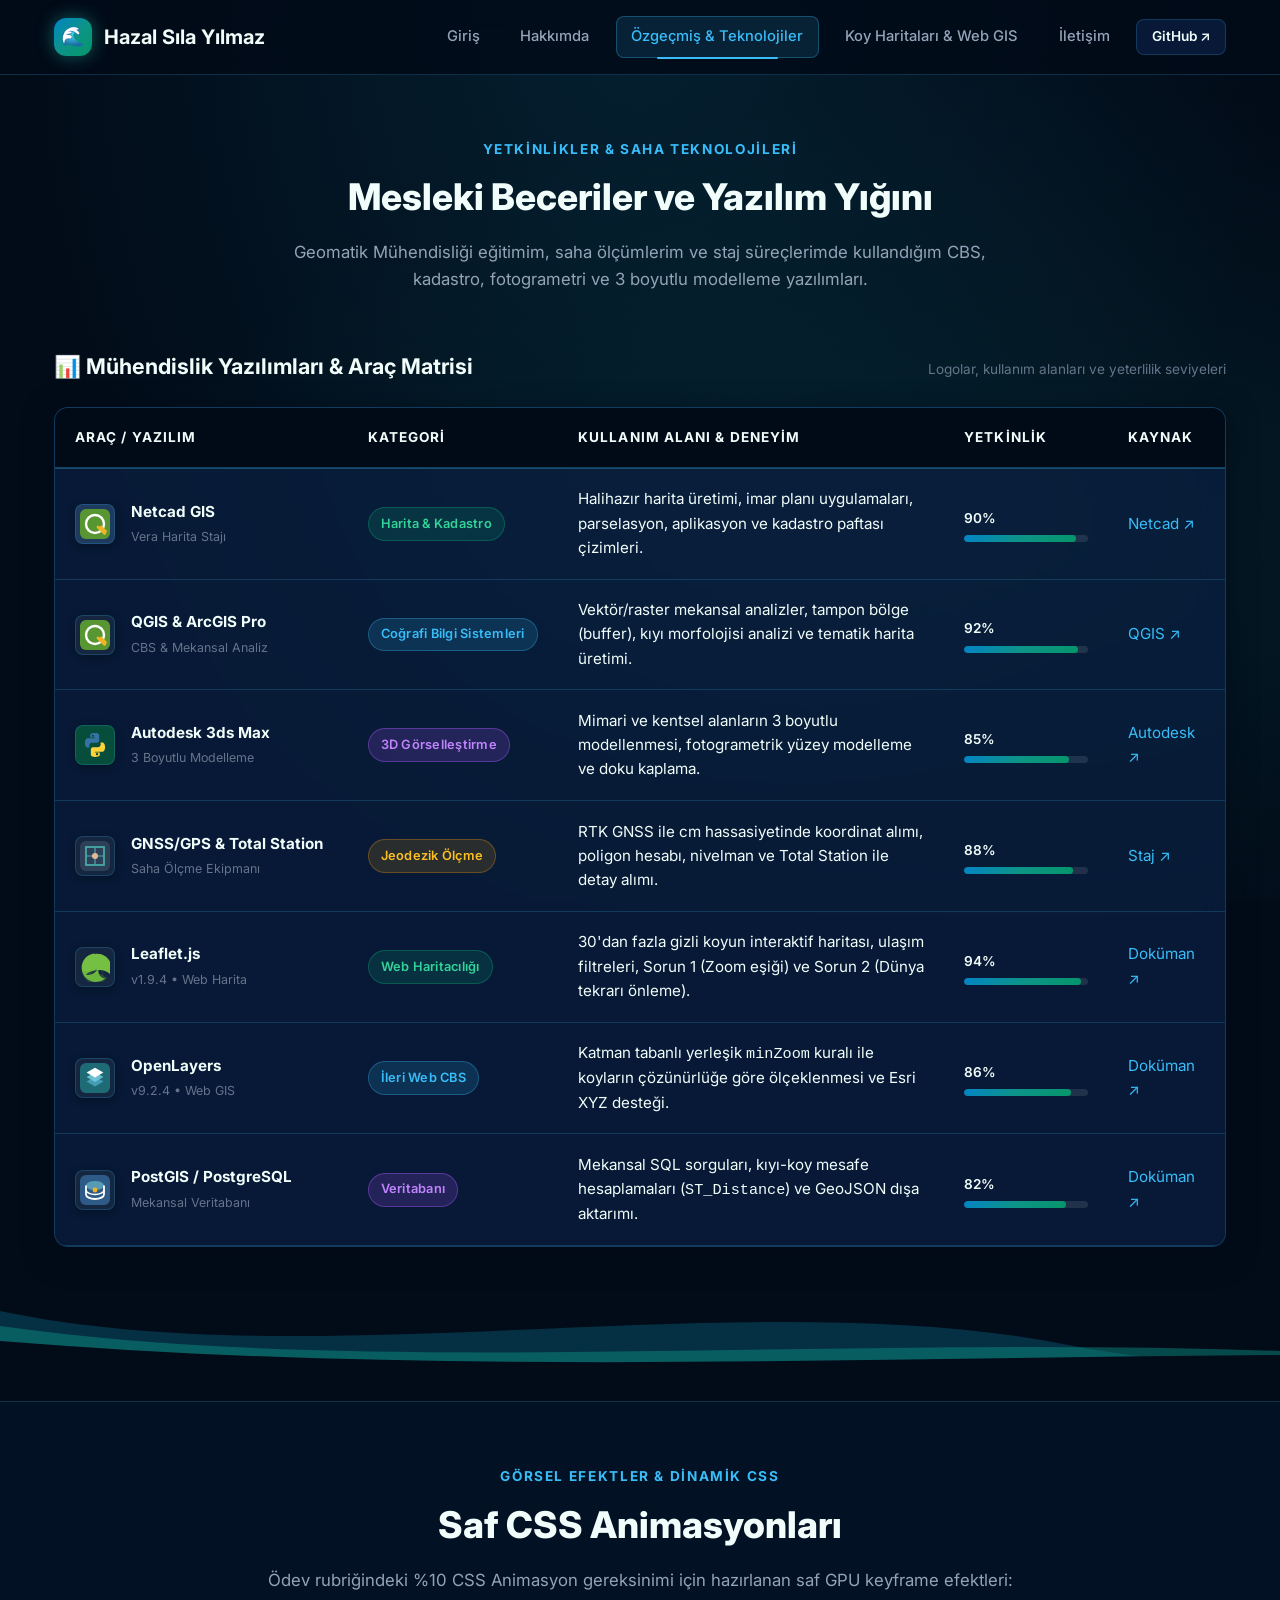
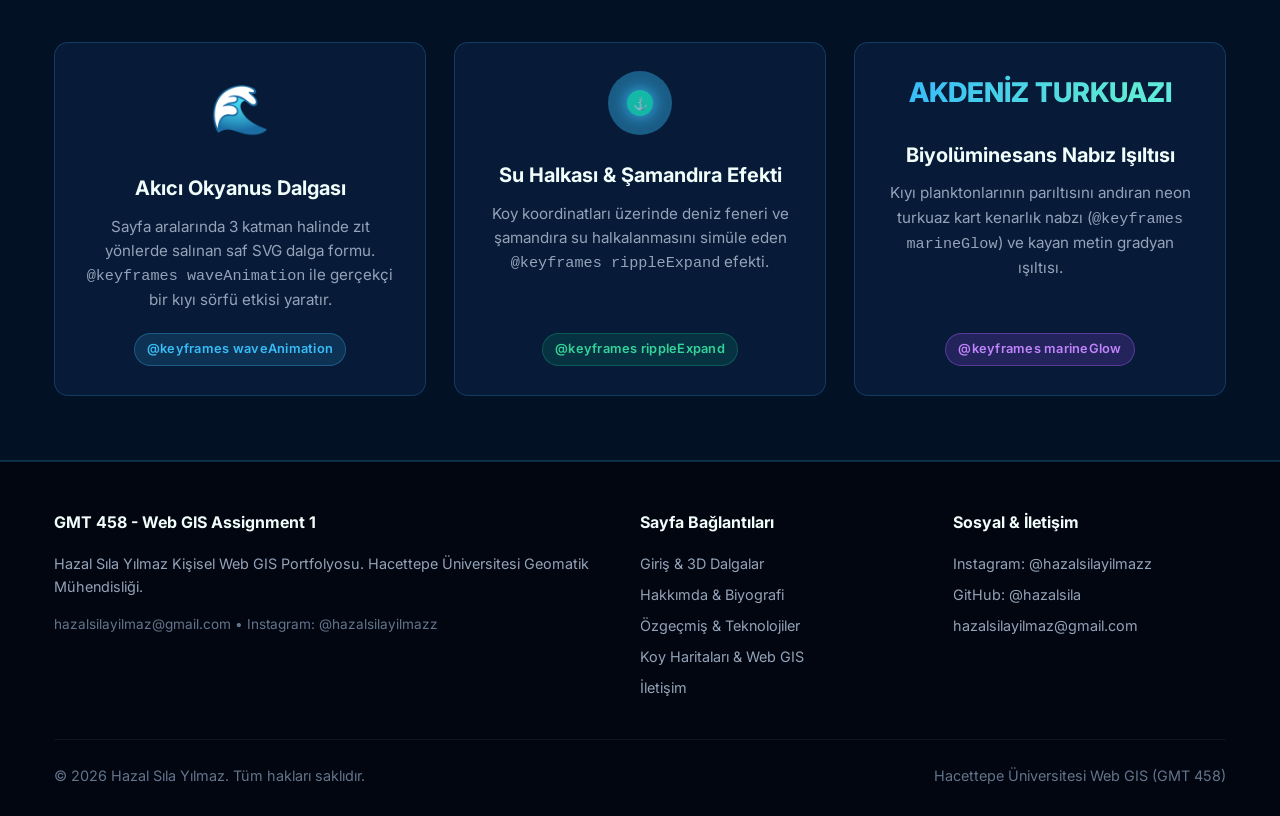
<file: technologies.html>
<!DOCTYPE html>
<html lang="tr">
<head>
  <meta charset="UTF-8">
  <meta name="viewport" content="width=device-width, initial-scale=1.0">
  <title>Özgeçmiş & Teknolojiler | Hazal Sıla Yılmaz</title>
  <meta name="description" content="Hazal Sıla Yılmaz - Mesleki yetenekler, staj araçları (Netcad, QGIS, ArcGIS, 3ds Max), resimli tablo ve CSS dalga animasyonları.">
  
  <!-- Google Fonts & Stylesheet -->
  <link rel="preconnect" href="https://fonts.googleapis.com">
  <link rel="preconnect" href="https://fonts.gstatic.com" crossorigin>
  <link href="https://fonts.googleapis.com/css2?family=Fira+Code:wght@400;600&family=Inter:wght@300;400;500;600;700;800&display=swap" rel="stylesheet">
  <link rel="stylesheet" href="css/style.css">
</head>
<body>

  <!-- Site Header & Navigation -->
  <header class="site-header">
    <div class="nav-container">
      <a href="index.html" class="site-logo">
        <div class="logo-icon">🌊</div>
        <span>Hazal Sıla Yılmaz</span>
      </a>

      <button class="nav-toggle-btn" aria-label="Menüyü Aç/Kapat">
        <svg width="24" height="24" viewBox="0 0 24 24" fill="none" stroke="currentColor" stroke-width="2">
          <line x1="3" y1="12" x2="21" y2="12"></line>
          <line x1="3" y1="6" x2="21" y2="6"></line>
          <line x1="3" y1="18" x2="21" y2="18"></line>
        </svg>
      </button>

      <ul class="nav-menu">
        <li><a href="index.html" class="nav-link">Giriş</a></li>
        <li><a href="about.html" class="nav-link">Hakkımda</a></li>
        <li><a href="technologies.html" class="nav-link active">Özgeçmiş & Teknolojiler</a></li>
        <li><a href="projects.html" class="nav-link">Koy Haritaları & Web GIS</a></li>
        <li><a href="contact.html" class="nav-link">İletişim</a></li>
        <li><a href="https://github.com/hazalsila" target="_blank" rel="noopener" class="btn btn-secondary" style="padding: 0.4rem 0.9rem; font-size: 0.85rem;">GitHub ↗</a></li>
      </ul>
    </div>
  </header>

  <!-- Main Content -->
  <main>
    <!-- Page Header -->
    <section class="section" style="padding-bottom: 1.5rem;">
      <div class="container">
        <div class="section-header" style="margin-bottom: 2rem;">
          <div class="section-kicker">Yetkinlikler & Saha Teknolojileri</div>
          <h1 class="section-title">Mesleki Beceriler ve Yazılım Yığını</h1>
          <p class="section-desc">
            Geomatik Mühendisliği eğitimim, saha ölçümlerim ve staj süreçlerimde kullandığım 
            CBS, kadastro, fotogrametri ve 3 boyutlu modelleme yazılımları.
          </p>
        </div>
      </div>
    </section>

    <!-- Tabular Information with Images (%10 Requirement) -->
    <section class="section" style="padding-top: 0;">
      <div class="container">
        <div style="display: flex; justify-content: space-between; align-items: baseline; flex-wrap: wrap; gap: 0.5rem; margin-bottom: 0.5rem;">
          <h2 style="font-size: 1.35rem; font-weight: 700;">
            📊 Mühendislik Yazılımları & Araç Matrisi
          </h2>
          <span style="font-size: 0.85rem; color: var(--text-muted);">
            Logolar, kullanım alanları ve yeterlilik seviyeleri
          </span>
        </div>

        <div class="table-wrapper">
          <table class="gis-table">
            <thead>
              <tr>
                <th style="width: 25%;">Araç / Yazılım</th>
                <th style="width: 18%;">Kategori</th>
                <th style="width: 33%;">Kullanım Alanı & Deneyim</th>
                <th style="width: 14%;">Yetkinlik</th>
                <th style="width: 10%;">Kaynak</th>
              </tr>
            </thead>
            <tbody>
              <!-- Netcad -->
              <tr>
                <td>
                  <div class="table-tech-cell">
                    <img src="images/qgis.svg" alt="Netcad" class="table-icon-img" style="background: #1e3a5f;">
                    <div>
                      <span class="table-tech-name">Netcad GIS</span>
                      <span class="table-tech-sub">Vera Harita Stajı</span>
                    </div>
                  </div>
                </td>
                <td><span class="badge badge-emerald">Harita & Kadastro</span></td>
                <td>
                  Halihazır harita üretimi, imar planı uygulamaları, parselasyon, aplikasyon ve kadastro paftası çizimleri.
                </td>
                <td>
                  <span style="font-size: 0.85rem; font-weight: 600;">90%</span>
                  <div class="proficiency-bar-bg">
                    <div class="proficiency-bar-fill" style="width: 90%;"></div>
                  </div>
                </td>
                <td>
                  <a href="https://www.netcad.com/" target="_blank" rel="noopener">Netcad ↗</a>
                </td>
              </tr>

              <!-- QGIS & ArcGIS -->
              <tr>
                <td>
                  <div class="table-tech-cell">
                    <img src="images/qgis.svg" alt="QGIS" class="table-icon-img">
                    <div>
                      <span class="table-tech-name">QGIS & ArcGIS Pro</span>
                      <span class="table-tech-sub">CBS & Mekansal Analiz</span>
                    </div>
                  </div>
                </td>
                <td><span class="badge badge-cyan">Coğrafi Bilgi Sistemleri</span></td>
                <td>
                  Vektör/raster mekansal analizler, tampon bölge (buffer), kıyı morfolojisi analizi ve tematik harita üretimi.
                </td>
                <td>
                  <span style="font-size: 0.85rem; font-weight: 600;">92%</span>
                  <div class="proficiency-bar-bg">
                    <div class="proficiency-bar-fill" style="width: 92%;"></div>
                  </div>
                </td>
                <td>
                  <a href="https://qgis.org/" target="_blank" rel="noopener">QGIS ↗</a>
                </td>
              </tr>

              <!-- 3ds Max -->
              <tr>
                <td>
                  <div class="table-tech-cell">
                    <img src="images/python.svg" alt="3ds Max" class="table-icon-img" style="background: #064e3b;">
                    <div>
                      <span class="table-tech-name">Autodesk 3ds Max</span>
                      <span class="table-tech-sub">3 Boyutlu Modelleme</span>
                    </div>
                  </div>
                </td>
                <td><span class="badge badge-boat">3D Görselleştirme</span></td>
                <td>
                  Mimari ve kentsel alanların 3 boyutlu modellenmesi, fotogrametrik yüzey modelleme ve doku kaplama.
                </td>
                <td>
                  <span style="font-size: 0.85rem; font-weight: 600;">85%</span>
                  <div class="proficiency-bar-bg">
                    <div class="proficiency-bar-fill" style="width: 85%;"></div>
                  </div>
                </td>
                <td>
                  <a href="https://www.autodesk.com/products/3ds-max" target="_blank" rel="noopener">Autodesk ↗</a>
                </td>
              </tr>

              <!-- GNSS / GPS & Total Station -->
              <tr>
                <td>
                  <div class="table-tech-cell">
                    <img src="images/gdal.svg" alt="Total Station" class="table-icon-img">
                    <div>
                      <span class="table-tech-name">GNSS/GPS & Total Station</span>
                      <span class="table-tech-sub">Saha Ölçme Ekipmanı</span>
                    </div>
                  </div>
                </td>
                <td><span class="badge badge-amber">Jeodezik Ölçme</span></td>
                <td>
                  RTK GNSS ile cm hassasiyetinde koordinat alımı, poligon hesabı, nivelman ve Total Station ile detay alımı.
                </td>
                <td>
                  <span style="font-size: 0.85rem; font-weight: 600;">88%</span>
                  <div class="proficiency-bar-bg">
                    <div class="proficiency-bar-fill" style="width: 88%;"></div>
                  </div>
                </td>
                <td>
                  <a href="about.html">Staj ↗</a>
                </td>
              </tr>

              <!-- Leaflet.js -->
              <tr>
                <td>
                  <div class="table-tech-cell">
                    <img src="images/leaflet.svg" alt="Leaflet Logo" class="table-icon-img">
                    <div>
                      <span class="table-tech-name">Leaflet.js</span>
                      <span class="table-tech-sub">v1.9.4 • Web Harita</span>
                    </div>
                  </div>
                </td>
                <td><span class="badge badge-emerald">Web Haritacılığı</span></td>
                <td>
                  30'dan fazla gizli koyun interaktif haritası, ulaşım filtreleri, Sorun 1 (Zoom eşiği) ve Sorun 2 (Dünya tekrarı önleme).
                </td>
                <td>
                  <span style="font-size: 0.85rem; font-weight: 600;">94%</span>
                  <div class="proficiency-bar-bg">
                    <div class="proficiency-bar-fill" style="width: 94%;"></div>
                  </div>
                </td>
                <td>
                  <a href="https://leafletjs.com/" target="_blank" rel="noopener">Doküman ↗</a>
                </td>
              </tr>

              <!-- OpenLayers -->
              <tr>
                <td>
                  <div class="table-tech-cell">
                    <img src="images/openlayers.svg" alt="OpenLayers Logo" class="table-icon-img">
                    <div>
                      <span class="table-tech-name">OpenLayers</span>
                      <span class="table-tech-sub">v9.2.4 • Web GIS</span>
                    </div>
                  </div>
                </td>
                <td><span class="badge badge-cyan">İleri Web CBS</span></td>
                <td>
                  Katman tabanlı yerleşik <code>minZoom</code> kuralı ile koyların çözünürlüğe göre ölçeklenmesi ve Esri XYZ desteği.
                </td>
                <td>
                  <span style="font-size: 0.85rem; font-weight: 600;">86%</span>
                  <div class="proficiency-bar-bg">
                    <div class="proficiency-bar-fill" style="width: 86%;"></div>
                  </div>
                </td>
                <td>
                  <a href="https://openlayers.org/" target="_blank" rel="noopener">Doküman ↗</a>
                </td>
              </tr>

              <!-- PostGIS / PostgreSQL -->
              <tr>
                <td>
                  <div class="table-tech-cell">
                    <img src="images/postgis.svg" alt="PostGIS Logo" class="table-icon-img">
                    <div>
                      <span class="table-tech-name">PostGIS / PostgreSQL</span>
                      <span class="table-tech-sub">Mekansal Veritabanı</span>
                    </div>
                  </div>
                </td>
                <td><span class="badge badge-boat">Veritabanı</span></td>
                <td>
                  Mekansal SQL sorguları, kıyı-koy mesafe hesaplamaları (<code>ST_Distance</code>) ve GeoJSON dışa aktarımı.
                </td>
                <td>
                  <span style="font-size: 0.85rem; font-weight: 600;">82%</span>
                  <div class="proficiency-bar-bg">
                    <div class="proficiency-bar-fill" style="width: 82%;"></div>
                  </div>
                </td>
                <td>
                  <a href="https://postgis.net/" target="_blank" rel="noopener">Doküman ↗</a>
                </td>
              </tr>
            </tbody>
          </table>
        </div>
      </div>
    </section>

    <!-- Dalga Animasyonu Bölümü -->
    <div class="wave-container" aria-hidden="true">
      <svg class="wave-svg wave-1" viewBox="0 0 1200 120" preserveAspectRatio="none">
        <path d="M0,0 C150,90 350,-40 500,45 C650,130 900,10 1200,50 L1200,120 L0,120 Z"></path>
      </svg>
      <svg class="wave-svg wave-2" viewBox="0 0 1200 120" preserveAspectRatio="none">
        <path d="M0,20 C200,100 450,10 700,70 C950,130 1100,30 1200,60 L1200,120 L0,120 Z"></path>
      </svg>
      <svg class="wave-svg wave-3" viewBox="0 0 1200 120" preserveAspectRatio="none">
        <path d="M0,40 C300,110 600,20 900,80 C1050,110 1150,50 1200,70 L1200,120 L0,120 Z"></path>
      </svg>
    </div>

    <!-- CSS Animasyon Vitrini (%10 Requirement) -->
    <section class="section section-alt">
      <div class="container">
        <div class="section-header">
          <div class="section-kicker">Görsel Efektler & Dinamik CSS</div>
          <h2 class="section-title">Saf CSS Animasyonları</h2>
          <p class="section-desc">
            Ödev rubriğindeki %10 CSS Animasyon gereksinimi için hazırlanan saf GPU keyframe efektleri:
          </p>
        </div>

        <div class="cards-grid">
          <!-- Animasyon 1 -->
          <div class="card" style="text-align: center; align-items: center;">
            <div style="font-size: 3rem; margin-bottom: 1.5rem;" class="animate-float">
              🌊
            </div>
            <h3 class="card-title">Akıcı Okyanus Dalgası</h3>
            <p class="card-text">
              Sayfa aralarında 3 katman halinde zıt yönlerde salınan saf SVG dalga formu. 
              <code>@keyframes waveAnimation</code> ile gerçekçi bir kıyı sörfü etkisi yaratır.
            </p>
            <span class="badge badge-cyan">@keyframes waveAnimation</span>
          </div>

          <!-- Animasyon 2 -->
          <div class="card" style="text-align: center; align-items: center;">
            <div style="position: relative; width: 64px; height: 64px; margin-bottom: 1.5rem; display: flex; align-items: center; justify-content: center;">
              <div class="ocean-ripple" style="width: 64px; height: 64px;"></div>
              <div style="width: 26px; height: 26px; background: var(--sea-teal); border-radius: 50%; box-shadow: 0 0 16px var(--sea-cyan); z-index: 2; display: flex; align-items: center; justify-content: center; font-size: 12px;">
                ⚓
              </div>
            </div>
            <h3 class="card-title">Su Halkası & Şamandıra Efekti</h3>
            <p class="card-text">
              Koy koordinatları üzerinde deniz feneri ve şamandıra su halkalanmasını simüle eden 
              <code>@keyframes rippleExpand</code> efekti.
            </p>
            <span class="badge badge-emerald">@keyframes rippleExpand</span>
          </div>

          <!-- Animasyon 3 -->
          <div class="card animate-marine-glow" style="text-align: center; align-items: center;">
            <div style="margin-bottom: 1.5rem; font-size: 1.7rem;">
              <span class="gradient-text">AKDENİZ TURKUAZI</span>
            </div>
            <h3 class="card-title">Biyolüminesans Nabız Işıltısı</h3>
            <p class="card-text">
              Kıyı planktonlarının parıltısını andıran neon turkuaz kart kenarlık nabzı (<code>@keyframes marineGlow</code>) 
              ve kayan metin gradyan ışıltısı.
            </p>
            <span class="badge badge-boat">@keyframes marineGlow</span>
          </div>
        </div>
      </div>
    </section>
  </main>

  <!-- Site Footer -->
  <footer class="site-footer">
    <div class="container">
      <div class="footer-grid">
        <div>
          <div class="footer-heading">GMT 458 - Web GIS Assignment 1</div>
          <p style="margin-bottom: 1rem; color: var(--text-secondary);">
            Hazal Sıla Yılmaz Kişisel Web GIS Portfolyosu. Hacettepe Üniversitesi Geomatik Mühendisliği.
          </p>
          <p style="font-size: 0.85rem; color: var(--text-muted);">
            hazalsilayilmaz@gmail.com • Instagram: @hazalsilayilmazz
          </p>
        </div>

        <div>
          <div class="footer-heading">Sayfa Bağlantıları</div>
          <ul class="footer-links">
            <li><a href="index.html">Giriş & 3D Dalgalar</a></li>
            <li><a href="about.html">Hakkımda & Biyografi</a></li>
            <li><a href="technologies.html">Özgeçmiş & Teknolojiler</a></li>
            <li><a href="projects.html">Koy Haritaları & Web GIS</a></li>
            <li><a href="contact.html">İletişim</a></li>
          </ul>
        </div>

        <div>
          <div class="footer-heading">Sosyal & İletişim</div>
          <ul class="footer-links">
            <li><a href="https://instagram.com/hazalsilayilmazz" target="_blank" rel="noopener">Instagram: @hazalsilayilmazz</a></li>
            <li><a href="https://github.com/hazalsila" target="_blank" rel="noopener">GitHub: @hazalsila</a></li>
            <li><a href="mailto:hazalsilayilmaz@gmail.com">hazalsilayilmaz@gmail.com</a></li>
          </ul>
        </div>
      </div>

      <div class="footer-bottom">
        <div>&copy; 2026 Hazal Sıla Yılmaz. Tüm hakları saklıdır.</div>
        <div>Hacettepe Üniversitesi Web GIS (GMT 458)</div>
      </div>
    </div>
  </footer>

  <script src="js/main.js"></script>
</body>
</html>
</file>
<file: css/style.css>
/* ==========================================================================
   GMT 458 – Web GIS Assignment 1: Personal Web Page
   Project: Türkiye'nin Gizli Koyları (Secret Bays of Turkey Web GIS)
   Student: Hazal Sıla Yılmaz
   Hacettepe University - Department of Geomatics Engineering
   Theme: Deep Ocean Navy & Marine Waves
   ========================================================================== */

/* --- Ocean & Marine Color Palette --- */
:root {
  --bg-deep-ocean: #020b18;
  --bg-ocean-navy: #05162e;
  --bg-card: rgba(10, 31, 64, 0.75);
  --bg-card-hover: rgba(18, 48, 96, 0.85);
  --border-ocean: rgba(56, 189, 248, 0.2);
  --border-glow: rgba(45, 212, 191, 0.5);

  --text-primary: #f0fdfa;
  --text-secondary: #94a3b8;
  --text-muted: #64748b;

  --sea-cyan: #38bdf8;
  --sea-teal: #14b8a6;
  --sea-emerald: #10b981;
  --sea-foam: #5eead4;
  --coral-orange: #f97316;
  --deep-azure: #0284c7;

  /* Ulaşım Zorluğu Renkleri */
  --diff-boat: #a855f7;    /* Sadece Tekne */
  --diff-hike: #ef4444;    /* Zor Patika / Yürüyüş */
  --diff-dirt: #f59e0b;    /* 4x4 / Toprak Yol */
  --diff-easy: #10b981;    /* Kolay Araç */

  --gradient-ocean: linear-gradient(135deg, #0284c7 0%, #0d9488 50%, #059669 100%);
  --gradient-deep: linear-gradient(180deg, #020b18 0%, #05162e 50%, #082144 100%);

  --radius-sm: 8px;
  --radius-md: 14px;
  --radius-lg: 20px;
  --radius-full: 9999px;

  --shadow-ocean: 0 8px 30px rgba(2, 11, 24, 0.8);
  --shadow-glow: 0 0 30px rgba(56, 189, 248, 0.35);

  --font-main: 'Inter', -apple-system, BlinkMacSystemFont, 'Segoe UI', Roboto, sans-serif;
  --font-mono: 'Fira Code', monospace;
  --transition-normal: all 0.3s cubic-bezier(0.4, 0, 0.2, 1);
}

/* --- Base & Reset --- */
*, *::before, *::after {
  box-sizing: border-box;
  margin: 0;
  padding: 0;
}

html {
  scroll-behavior: smooth;
  font-size: 16px;
}

body {
  font-family: var(--font-main);
  background-color: var(--bg-deep-ocean);
  background-image: 
    radial-gradient(ellipse at 50% 0%, rgba(14, 116, 144, 0.2) 0%, transparent 70%),
    radial-gradient(ellipse at 80% 60%, rgba(13, 148, 136, 0.12) 0%, transparent 60%);
  background-attachment: fixed;
  color: var(--text-primary);
  line-height: 1.6;
  min-height: 100vh;
  display: flex;
  flex-direction: column;
  overflow-x: hidden;
}

a {
  color: var(--sea-cyan);
  text-decoration: none;
  transition: var(--transition-normal);
}

a:hover {
  color: var(--sea-foam);
  text-decoration: underline;
}

img {
  max-width: 100%;
  display: block;
}

.container {
  width: 100%;
  max-width: 1220px;
  margin: 0 auto;
  padding: 0 1.5rem;
}

/* ==========================================================================
   CSS KEYFRAME ANIMATIONS (%10 Requirement)
   ========================================================================== */

/* 1. Canlı Dalga Animasyonu */
@keyframes waveAnimation {
  0% { transform: translateX(0) translateZ(0) scaleY(1); }
  50% { transform: translateX(-25%) translateZ(0) scaleY(1.15); }
  100% { transform: translateX(-50%) translateZ(0) scaleY(1); }
}

@keyframes waveAnimationReverse {
  0% { transform: translateX(-50%) translateZ(0) scaleY(1); }
  50% { transform: translateX(-25%) translateZ(0) scaleY(0.85); }
  100% { transform: translateX(0) translateZ(0) scaleY(1); }
}

.wave-container {
  position: relative;
  width: 100%;
  height: 90px;
  overflow: hidden;
  line-height: 0;
}

.wave-svg {
  position: absolute;
  top: 0;
  left: 0;
  width: 200%;
  height: 100%;
}

.wave-1 {
  fill: rgba(14, 116, 144, 0.35);
  animation: waveAnimation 12s linear infinite;
  z-index: 1;
}

.wave-2 {
  fill: rgba(13, 148, 136, 0.45);
  animation: waveAnimationReverse 18s linear infinite;
  z-index: 2;
}

.wave-3 {
  fill: var(--bg-deep-ocean);
  animation: waveAnimation 8s cubic-bezier(0.36, 0.45, 0.63, 0.53) infinite;
  z-index: 3;
}

/* 2. Su Halkası & Radar Ripple Animasyonu */
@keyframes rippleExpand {
  0% {
    transform: scale(0.8);
    opacity: 0.9;
  }
  80% {
    transform: scale(2.5);
    opacity: 0;
  }
  100% {
    transform: scale(2.5);
    opacity: 0;
  }
}

.ocean-ripple {
  position: absolute;
  border-radius: 50%;
  background: rgba(56, 189, 248, 0.4);
  animation: rippleExpand 2.2s cubic-bezier(0, 0.2, 0.8, 1) infinite;
}

/* 3. Süzülen Nesne */
@keyframes seaFloat {
  0% { transform: translateY(0px) rotate(0deg); }
  50% { transform: translateY(-10px) rotate(1.5deg); }
  100% { transform: translateY(0px) rotate(0deg); }
}

.animate-float {
  animation: seaFloat 4s ease-in-out infinite;
}

/* 4. Parlayan Neon Nabız */
@keyframes marineGlow {
  0%, 100% {
    box-shadow: 0 0 15px rgba(56, 189, 248, 0.2);
    border-color: rgba(56, 189, 248, 0.3);
  }
  50% {
    box-shadow: 0 0 35px rgba(45, 212, 191, 0.5);
    border-color: rgba(45, 212, 191, 0.7);
  }
}

.animate-marine-glow {
  animation: marineGlow 3.5s ease-in-out infinite;
}

/* 5. Deniz Yüzeyi Işıltısı */
@keyframes shimmerOcean {
  0% { background-position: 0% 50%; }
  50% { background-position: 100% 50%; }
  100% { background-position: 0% 50%; }
}

.gradient-text {
  background: linear-gradient(90deg, #38bdf8, #5eead4, #67e8f9, #38bdf8);
  background-size: 250% 250%;
  -webkit-background-clip: text;
  -webkit-text-fill-color: transparent;
  animation: shimmerOcean 5s ease infinite;
  display: inline-block;
  font-weight: 800;
}

/* --- Header & Navigation Bar --- */
.site-header {
  position: sticky;
  top: 0;
  z-index: 1000;
  backdrop-filter: blur(14px);
  -webkit-backdrop-filter: blur(14px);
  background: rgba(2, 11, 24, 0.85);
  border-bottom: 1px solid var(--border-ocean);
  transition: var(--transition-normal);
}

.nav-container {
  display: flex;
  align-items: center;
  justify-content: space-between;
  padding: 1rem 1.5rem;
  max-width: 1220px;
  margin: 0 auto;
}

.site-logo {
  display: flex;
  align-items: center;
  gap: 0.75rem;
  font-weight: 700;
  font-size: 1.25rem;
  color: var(--text-primary);
  text-decoration: none;
}

.site-logo:hover {
  text-decoration: none;
}

.site-logo .logo-icon {
  width: 38px;
  height: 38px;
  border-radius: 12px;
  background: var(--gradient-ocean);
  display: flex;
  align-items: center;
  justify-content: center;
  font-size: 1.2rem;
  color: #fff;
  box-shadow: 0 0 18px rgba(45, 212, 191, 0.4);
}

.nav-menu {
  display: flex;
  align-items: center;
  list-style: none;
  gap: 0.75rem;
}

.nav-link {
  display: inline-flex;
  align-items: center;
  gap: 0.4rem;
  padding: 0.5rem 0.9rem;
  border-radius: var(--radius-sm);
  color: var(--text-secondary);
  font-weight: 500;
  font-size: 0.92rem;
  transition: var(--transition-normal);
  text-decoration: none;
  position: relative;
}

.nav-link:hover {
  color: var(--text-primary);
  background: rgba(56, 189, 248, 0.08);
  text-decoration: none;
}

.nav-link.active {
  color: var(--sea-cyan);
  background: rgba(56, 189, 248, 0.12);
  border: 1px solid rgba(56, 189, 248, 0.3);
}

.nav-link.active::after {
  content: '';
  position: absolute;
  bottom: -2px;
  left: 20%;
  right: 20%;
  height: 2px;
  background: var(--sea-cyan);
  border-radius: 2px;
}

.nav-toggle-btn {
  display: none;
  background: transparent;
  border: 1px solid var(--border-ocean);
  color: var(--text-primary);
  padding: 0.5rem;
  border-radius: var(--radius-sm);
  cursor: pointer;
}

/* --- Hero Section --- */
.hero-section {
  padding: 4.5rem 0 2rem;
  position: relative;
}

.hero-grid {
  display: grid;
  grid-template-columns: 1.35fr 1fr;
  align-items: center;
  gap: 3rem;
}

.hero-subtitle {
  text-transform: uppercase;
  letter-spacing: 0.12em;
  font-size: 0.85rem;
  color: var(--sea-foam);
  font-weight: 700;
  margin-bottom: 0.75rem;
  display: flex;
  align-items: center;
  gap: 0.5rem;
}

.hero-title {
  font-size: 2.85rem;
  line-height: 1.2;
  margin-bottom: 1.25rem;
  font-weight: 800;
}

.hero-description {
  font-size: 1.125rem;
  color: var(--text-secondary);
  margin-bottom: 2rem;
  max-width: 620px;
}

.hero-actions {
  display: flex;
  flex-wrap: wrap;
  gap: 1rem;
}

.btn {
  display: inline-flex;
  align-items: center;
  gap: 0.6rem;
  padding: 0.75rem 1.6rem;
  border-radius: var(--radius-sm);
  font-weight: 600;
  font-size: 0.95rem;
  cursor: pointer;
  border: none;
  transition: var(--transition-normal);
  text-decoration: none;
}

.btn:hover {
  text-decoration: none;
  transform: translateY(-2px);
}

.btn-primary {
  background: var(--gradient-ocean);
  color: #fff;
  box-shadow: 0 4px 18px rgba(13, 148, 136, 0.4);
}

.btn-primary:hover {
  box-shadow: 0 6px 24px rgba(45, 212, 191, 0.55);
  color: #fff;
}

.btn-secondary {
  background: rgba(10, 31, 64, 0.8);
  color: var(--text-primary);
  border: 1px solid var(--border-ocean);
}

.btn-secondary:hover {
  background: rgba(18, 48, 96, 0.9);
  border-color: var(--sea-cyan);
}

/* Profile Card */
.profile-card {
  background: var(--bg-card);
  backdrop-filter: blur(16px);
  border: 1px solid var(--border-ocean);
  border-radius: var(--radius-lg);
  padding: 2.2rem;
  position: relative;
  text-align: center;
  box-shadow: var(--shadow-ocean);
  transition: var(--transition-normal);
}

.profile-card:hover {
  border-color: var(--border-glow);
  box-shadow: var(--shadow-glow);
}

.profile-avatar-wrapper {
  position: relative;
  width: 150px;
  height: 150px;
  margin: 0 auto 1.5rem;
}

.profile-avatar {
  width: 100%;
  height: 100%;
  border-radius: 50%;
  object-fit: cover;
  border: 4px solid rgba(56, 189, 248, 0.4);
}

.avatar-badge {
  position: absolute;
  bottom: 4px;
  right: 4px;
  background: var(--bg-deep-ocean);
  border-radius: 50%;
  padding: 4px;
  font-size: 1.2rem;
}

.profile-name {
  font-size: 1.5rem;
  font-weight: 700;
  margin-bottom: 0.35rem;
}

.profile-role {
  color: var(--sea-foam);
  font-size: 0.95rem;
  font-weight: 500;
  margin-bottom: 1.25rem;
}

.profile-stats-grid {
  display: grid;
  grid-template-columns: repeat(3, 1fr);
  gap: 0.75rem;
  margin-top: 1.5rem;
  padding-top: 1.5rem;
  border-top: 1px solid var(--border-ocean);
}

.stat-item {
  text-align: center;
}

.stat-value {
  font-size: 1.25rem;
  font-weight: 800;
  color: var(--text-primary);
}

.stat-label {
  font-size: 0.72rem;
  color: var(--text-muted);
  text-transform: uppercase;
  letter-spacing: 0.05em;
}

/* --- Section Layouts --- */
.section {
  padding: 4rem 0;
  position: relative;
}

.section-alt {
  background: rgba(5, 22, 46, 0.55);
  border-top: 1px solid var(--border-ocean);
  border-bottom: 1px solid var(--border-ocean);
}

.section-header {
  text-align: center;
  max-width: 760px;
  margin: 0 auto 3rem;
}

.section-kicker {
  font-size: 0.85rem;
  font-weight: 700;
  text-transform: uppercase;
  letter-spacing: 0.12em;
  color: var(--sea-cyan);
  margin-bottom: 0.5rem;
}

.section-title {
  font-size: 2.3rem;
  font-weight: 800;
  margin-bottom: 0.75rem;
}

.section-desc {
  color: var(--text-secondary);
  font-size: 1.05rem;
}

/* --- Card Grids --- */
.cards-grid {
  display: grid;
  grid-template-columns: repeat(auto-fit, minmax(320px, 1fr));
  gap: 1.75rem;
}

.card {
  background: var(--bg-card);
  backdrop-filter: blur(12px);
  border: 1px solid var(--border-ocean);
  border-radius: var(--radius-md);
  padding: 1.8rem;
  transition: var(--transition-normal);
  display: flex;
  flex-direction: column;
}

.card:hover {
  transform: translateY(-6px);
  border-color: var(--border-glow);
  box-shadow: 0 12px 30px rgba(0, 0, 0, 0.6);
}

.card-icon {
  width: 48px;
  height: 48px;
  border-radius: var(--radius-sm);
  background: rgba(56, 189, 248, 0.12);
  color: var(--sea-cyan);
  display: flex;
  align-items: center;
  justify-content: center;
  font-size: 1.5rem;
  margin-bottom: 1.25rem;
}

.card-title {
  font-size: 1.25rem;
  font-weight: 700;
  margin-bottom: 0.65rem;
}

.card-text {
  color: var(--text-secondary);
  font-size: 0.95rem;
  margin-bottom: 1.25rem;
  flex-grow: 1;
}

/* --- Badges & Category Tags --- */
.badge {
  display: inline-flex;
  align-items: center;
  gap: 0.35rem;
  padding: 0.35rem 0.75rem;
  border-radius: var(--radius-full);
  font-size: 0.8rem;
  font-weight: 600;
  letter-spacing: 0.02em;
}

/* Zorluk Rozetleri */
.badge-boat {
  background: rgba(168, 85, 247, 0.18);
  color: #c084fc;
  border: 1px solid rgba(168, 85, 247, 0.4);
}

.badge-hike {
  background: rgba(239, 68, 68, 0.18);
  color: #f87171;
  border: 1px solid rgba(239, 68, 68, 0.4);
}

.badge-dirt {
  background: rgba(245, 158, 11, 0.18);
  color: #fbbf24;
  border: 1px solid rgba(245, 158, 11, 0.4);
}

.badge-easy {
  background: rgba(16, 185, 129, 0.18);
  color: #34d399;
  border: 1px solid rgba(16, 185, 129, 0.4);
}

.badge-cyan {
  background: rgba(56, 189, 248, 0.15);
  color: #38bdf8;
  border: 1px solid rgba(56, 189, 248, 0.3);
}

.badge-emerald {
  background: rgba(16, 185, 129, 0.15);
  color: #34d399;
  border: 1px solid rgba(16, 185, 129, 0.3);
}

.badge-rose {
  background: rgba(244, 63, 94, 0.15);
  color: #fb7185;
  border: 1px solid rgba(244, 63, 94, 0.3);
}

.badge-amber {
  background: rgba(245, 158, 11, 0.15);
  color: #fbbf24;
  border: 1px solid rgba(245, 158, 11, 0.3);
}

/* --- Tabular Information with Images (%10 Requirement) --- */
.table-wrapper {
  overflow-x: auto;
  background: var(--bg-card);
  backdrop-filter: blur(14px);
  border: 1px solid var(--border-ocean);
  border-radius: var(--radius-md);
  box-shadow: var(--shadow-ocean);
  margin-top: 1.5rem;
}

.gis-table {
  width: 100%;
  border-collapse: collapse;
  text-align: left;
  min-width: 820px;
}

.gis-table thead {
  background: rgba(2, 11, 24, 0.95);
  border-bottom: 2px solid rgba(56, 189, 248, 0.3);
}

.gis-table th {
  padding: 1.15rem 1.25rem;
  font-size: 0.85rem;
  font-weight: 700;
  text-transform: uppercase;
  letter-spacing: 0.08em;
  color: var(--text-primary);
}

.gis-table tbody tr {
  border-bottom: 1px solid var(--border-ocean);
  transition: var(--transition-normal);
}

.gis-table tbody tr:hover {
  background: rgba(56, 189, 248, 0.09);
}

.gis-table td {
  padding: 1.15rem 1.25rem;
  font-size: 0.95rem;
  vertical-align: middle;
}

.table-tech-cell {
  display: flex;
  align-items: center;
  gap: 1rem;
}

.table-icon-img {
  width: 40px;
  height: 40px;
  border-radius: 8px;
  padding: 4px;
  background: rgba(255, 255, 255, 0.06);
  border: 1px solid var(--border-ocean);
  box-shadow: 0 2px 8px rgba(0, 0, 0, 0.3);
  transition: transform 0.3s ease;
}

.gis-table tr:hover .table-icon-img {
  transform: scale(1.15) rotate(5deg);
}

.table-tech-name {
  font-weight: 700;
  color: var(--text-primary);
  display: block;
}

.table-tech-sub {
  font-size: 0.78rem;
  color: var(--text-muted);
}

.proficiency-bar-bg {
  width: 100%;
  height: 7px;
  background: rgba(255, 255, 255, 0.1);
  border-radius: var(--radius-full);
  overflow: hidden;
  margin-top: 5px;
}

.proficiency-bar-fill {
  height: 100%;
  border-radius: var(--radius-full);
  background: var(--gradient-ocean);
  transition: width 1s ease-in-out;
}

/* --- Map Containers & Controls --- */
.map-card-wrapper {
  background: var(--bg-card);
  border: 1px solid var(--border-ocean);
  border-radius: var(--radius-lg);
  overflow: hidden;
  box-shadow: var(--shadow-ocean);
  margin-bottom: 3.5rem;
}

.map-card-header {
  padding: 1.25rem 1.75rem;
  background: rgba(2, 11, 24, 0.9);
  border-bottom: 1px solid var(--border-ocean);
  display: flex;
  align-items: center;
  justify-content: space-between;
  flex-wrap: wrap;
  gap: 1rem;
}

.map-title-group h3 {
  font-size: 1.35rem;
  font-weight: 700;
  display: flex;
  align-items: center;
  gap: 0.6rem;
}

.map-subtitle {
  font-size: 0.85rem;
  color: var(--text-secondary);
}

.map-controls-bar {
  display: flex;
  align-items: center;
  gap: 0.85rem;
  flex-wrap: wrap;
}

.map-status-pill {
  padding: 0.4rem 0.9rem;
  border-radius: var(--radius-full);
  font-size: 0.85rem;
  font-weight: 600;
  display: flex;
  align-items: center;
  gap: 0.5rem;
  background: rgba(10, 31, 64, 0.9);
  border: 1px solid var(--border-ocean);
}

/* Filter Buttons Toolbar */
.bay-filter-toolbar {
  background: rgba(5, 22, 46, 0.95);
  padding: 0.85rem 1.75rem;
  border-bottom: 1px solid var(--border-ocean);
  display: flex;
  align-items: center;
  justify-content: space-between;
  flex-wrap: wrap;
  gap: 1rem;
}

.filter-group {
  display: flex;
  align-items: center;
  gap: 0.5rem;
  flex-wrap: wrap;
}

.filter-btn {
  background: rgba(10, 31, 64, 0.8);
  border: 1px solid var(--border-ocean);
  color: var(--text-secondary);
  padding: 0.35rem 0.85rem;
  border-radius: var(--radius-full);
  font-size: 0.82rem;
  font-weight: 600;
  cursor: pointer;
  transition: var(--transition-normal);
}

.filter-btn:hover, .filter-btn.active {
  background: var(--gradient-ocean);
  color: #fff;
  border-color: var(--sea-cyan);
  box-shadow: 0 2px 10px rgba(45, 212, 191, 0.35);
}

.map-container {
  width: 100%;
  height: 560px;
  position: relative;
  background: #020b18;
  z-index: 1;
}

.ol-map-container {
  width: 100%;
  height: 560px;
  position: relative;
  background: #020b18;
  z-index: 1;
}

/* Leaflet DivIcon reset to prevent white boxes */
.custom-bay-marker {
  background: transparent !important;
  border: none !important;
}

/* Custom Marker Styling for Leaflet */
.bay-marker-pin {
  width: 32px;
  height: 32px;
  border-radius: 50% 50% 50% 0;
  transform: rotate(-45deg);
  border: 2px solid #ffffff;
  display: flex;
  align-items: center;
  justify-content: center;
  box-shadow: 0 4px 12px rgba(0, 0, 0, 0.6);
  cursor: pointer;
  transition: transform 0.2s ease;
}

.bay-marker-pin:hover {
  transform: rotate(-45deg) scale(1.2);
}

.bay-marker-pin span {
  transform: rotate(45deg);
  font-size: 14px;
}

/* ==========================================================================
   POPUP PHOTO STYLING (Koy Fotoğrafı ve Bilgi Kartı)
   ========================================================================== */
.leaflet-popup-content-wrapper {
  background: rgba(2, 11, 24, 0.98) !important;
  color: var(--text-primary) !important;
  border: 1px solid var(--border-ocean) !important;
  border-radius: 14px !important;
  box-shadow: var(--shadow-ocean) !important;
  backdrop-filter: blur(14px) !important;
  padding: 0 !important;
  overflow: hidden;
}

.leaflet-popup-content {
  margin: 0 !important;
  line-height: 1.5;
}

.leaflet-popup-tip {
  background: rgba(2, 11, 24, 0.98) !important;
}

.bay-popup-card {
  font-family: var(--font-main);
  min-width: 250px;
  max-width: 290px;
  overflow: hidden;
  border-radius: 12px;
}

.bay-popup-img-wrapper {
  position: relative;
  width: 100%;
  height: 140px;
  overflow: hidden;
  background: #041226;
}

.bay-popup-img {
  width: 100%;
  height: 100%;
  object-fit: cover;
  display: block;
  transition: transform 0.4s ease;
}

.bay-popup-card:hover .bay-popup-img {
  transform: scale(1.06);
}

.bay-popup-badge {
  position: absolute;
  top: 8px;
  right: 8px;
  font-size: 0.72rem;
  font-weight: 700;
  color: #ffffff;
  padding: 3px 9px;
  border-radius: 99px;
  box-shadow: 0 2px 8px rgba(0, 0, 0, 0.5);
}

.bay-popup-body {
  padding: 12px 14px;
  background: rgba(2, 11, 24, 0.95);
  color: #f0fdfa;
}

.bay-popup-region {
  font-size: 0.75rem;
  color: var(--sea-cyan);
  font-weight: 700;
  text-transform: uppercase;
  display: block;
  margin-bottom: 3px;
}

.bay-popup-title {
  margin: 0 0 6px 0;
  font-size: 1.15rem;
  font-weight: 800;
  color: #ffffff;
}

.bay-popup-desc {
  margin: 0 0 8px 0;
  font-size: 0.85rem;
  color: #94a3b8;
  line-height: 1.45;
}

.bay-popup-footer {
  display: flex;
  justify-content: space-between;
  align-items: center;
  font-size: 0.72rem;
  color: #64748b;
  border-top: 1px solid rgba(255, 255, 255, 0.1);
  padding-top: 6px;
  font-family: var(--font-mono);
}

.bay-swim-badge {
  color: var(--sea-foam);
  font-weight: 600;
}

/* Interactive Issue Control Panel below Map */
.issue-solution-panel {
  padding: 1.5rem 1.75rem;
  background: rgba(2, 11, 24, 0.95);
  border-top: 1px solid var(--border-ocean);
}

.issue-grid {
  display: grid;
  grid-template-columns: repeat(auto-fit, minmax(320px, 1fr));
  gap: 1.5rem;
}

.issue-box {
  background: rgba(10, 31, 64, 0.65);
  border: 1px solid var(--border-ocean);
  border-radius: var(--radius-sm);
  padding: 1.25rem;
}

.issue-box-title {
  font-size: 1rem;
  font-weight: 700;
  color: var(--sea-cyan);
  margin-bottom: 0.6rem;
  display: flex;
  align-items: center;
  gap: 0.5rem;
}

.issue-box p {
  font-size: 0.9rem;
  color: var(--text-secondary);
  line-height: 1.5;
  margin-bottom: 0.75rem;
}

.code-snippet {
  background: #010610;
  border: 1px solid rgba(56, 189, 248, 0.25);
  border-radius: 6px;
  padding: 0.75rem 1rem;
  font-family: var(--font-mono);
  font-size: 0.82rem;
  color: var(--sea-foam);
  overflow-x: auto;
  white-space: pre;
}

/* Toggle Switch Styles */
.toggle-switch-wrapper {
  display: inline-flex;
  align-items: center;
  gap: 0.75rem;
  font-size: 0.875rem;
  font-weight: 600;
}

.switch {
  position: relative;
  display: inline-block;
  width: 48px;
  height: 26px;
}

.switch input {
  opacity: 0;
  width: 0;
  height: 0;
}

.slider {
  position: absolute;
  cursor: pointer;
  top: 0;
  left: 0;
  right: 0;
  bottom: 0;
  background-color: #1e3a5f;
  transition: .3s;
  border-radius: 26px;
  border: 1px solid var(--border-ocean);
}

.slider:before {
  position: absolute;
  content: "";
  height: 18px;
  width: 18px;
  left: 3px;
  bottom: 3px;
  background-color: white;
  transition: .3s;
  border-radius: 50%;
}

input:checked + .slider {
  background-color: var(--sea-teal);
  border-color: var(--sea-cyan);
}

input:checked + .slider:before {
  transform: translateX(22px);
}

/* Timeline Section */
.timeline {
  position: relative;
  padding: 1.5rem 0;
}

.timeline::before {
  content: '';
  position: absolute;
  top: 0;
  bottom: 0;
  left: 20px;
  width: 2px;
  background: linear-gradient(180deg, var(--sea-cyan), rgba(56, 189, 248, 0.05));
}

.timeline-item {
  position: relative;
  margin-left: 50px;
  margin-bottom: 2rem;
}

.timeline-marker {
  position: absolute;
  left: -50px;
  top: 4px;
  width: 20px;
  height: 20px;
  border-radius: 50%;
  background: var(--bg-deep-ocean);
  border: 3px solid var(--sea-cyan);
  box-shadow: 0 0 12px rgba(56, 189, 248, 0.6);
}

.timeline-date {
  font-size: 0.85rem;
  font-weight: 700;
  color: var(--sea-cyan);
  margin-bottom: 0.25rem;
}

.timeline-title {
  font-size: 1.15rem;
  font-weight: 700;
  margin-bottom: 0.35rem;
}

.timeline-desc {
  color: var(--text-secondary);
  font-size: 0.92rem;
}

/* --- Footer --- */
.site-footer {
  margin-top: auto;
  background: #010610;
  border-top: 1px solid var(--border-ocean);
  padding: 3rem 0 2rem;
  color: var(--text-muted);
  font-size: 0.9rem;
}

.footer-grid {
  display: grid;
  grid-template-columns: 2fr 1fr 1fr;
  gap: 2.5rem;
  margin-bottom: 2.5rem;
}

.footer-heading {
  color: var(--text-primary);
  font-size: 1rem;
  font-weight: 700;
  margin-bottom: 1rem;
}

.footer-links {
  list-style: none;
  display: flex;
  flex-direction: column;
  gap: 0.5rem;
}

.footer-links a {
  color: var(--text-secondary);
  transition: var(--transition-normal);
}

.footer-links a:hover {
  color: var(--sea-cyan);
  text-decoration: none;
  transform: translateX(3px);
  display: inline-block;
}

.footer-bottom {
  padding-top: 1.5rem;
  border-top: 1px solid rgba(255, 255, 255, 0.05);
  display: flex;
  align-items: center;
  justify-content: space-between;
  flex-wrap: wrap;
  gap: 1rem;
}

/* --- Responsive Media Queries --- */
@media (max-width: 900px) {
  .hero-grid {
    grid-template-columns: 1fr;
    text-align: center;
  }
  .hero-actions {
    justify-content: center;
  }
  .hero-description {
    margin-left: auto;
    margin-right: auto;
  }
  .footer-grid {
    grid-template-columns: 1fr;
    gap: 2rem;
  }
}

@media (max-width: 768px) {
  .nav-menu {
    display: none;
    position: absolute;
    top: 100%;
    left: 0;
    right: 0;
    background: var(--bg-ocean-navy);
    border-bottom: 1px solid var(--border-ocean);
    flex-direction: column;
    padding: 1rem 1.5rem;
  }
  .nav-menu.open {
    display: flex;
  }
  .nav-toggle-btn {
    display: block;
  }
  .hero-title {
    font-size: 2.1rem;
  }
  .map-container, .ol-map-container {
    height: 420px;
  }
}
</file>
